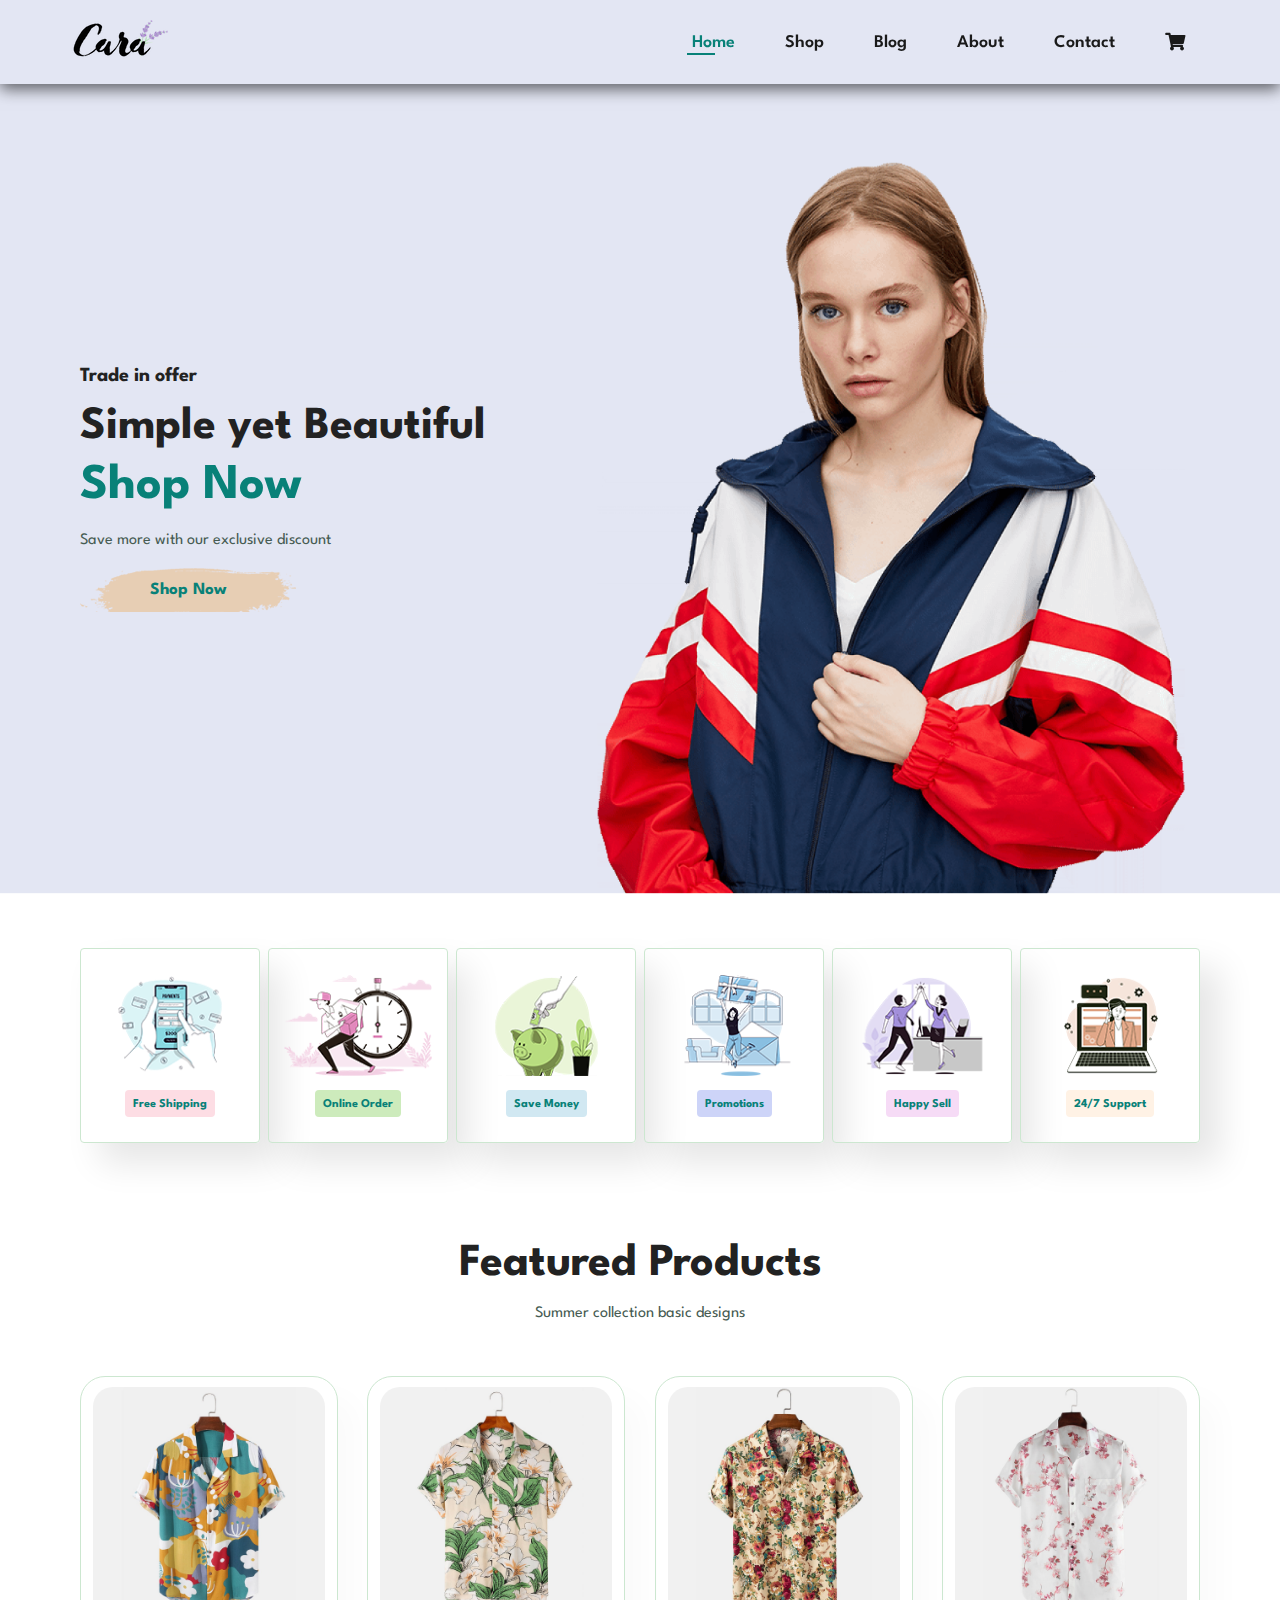
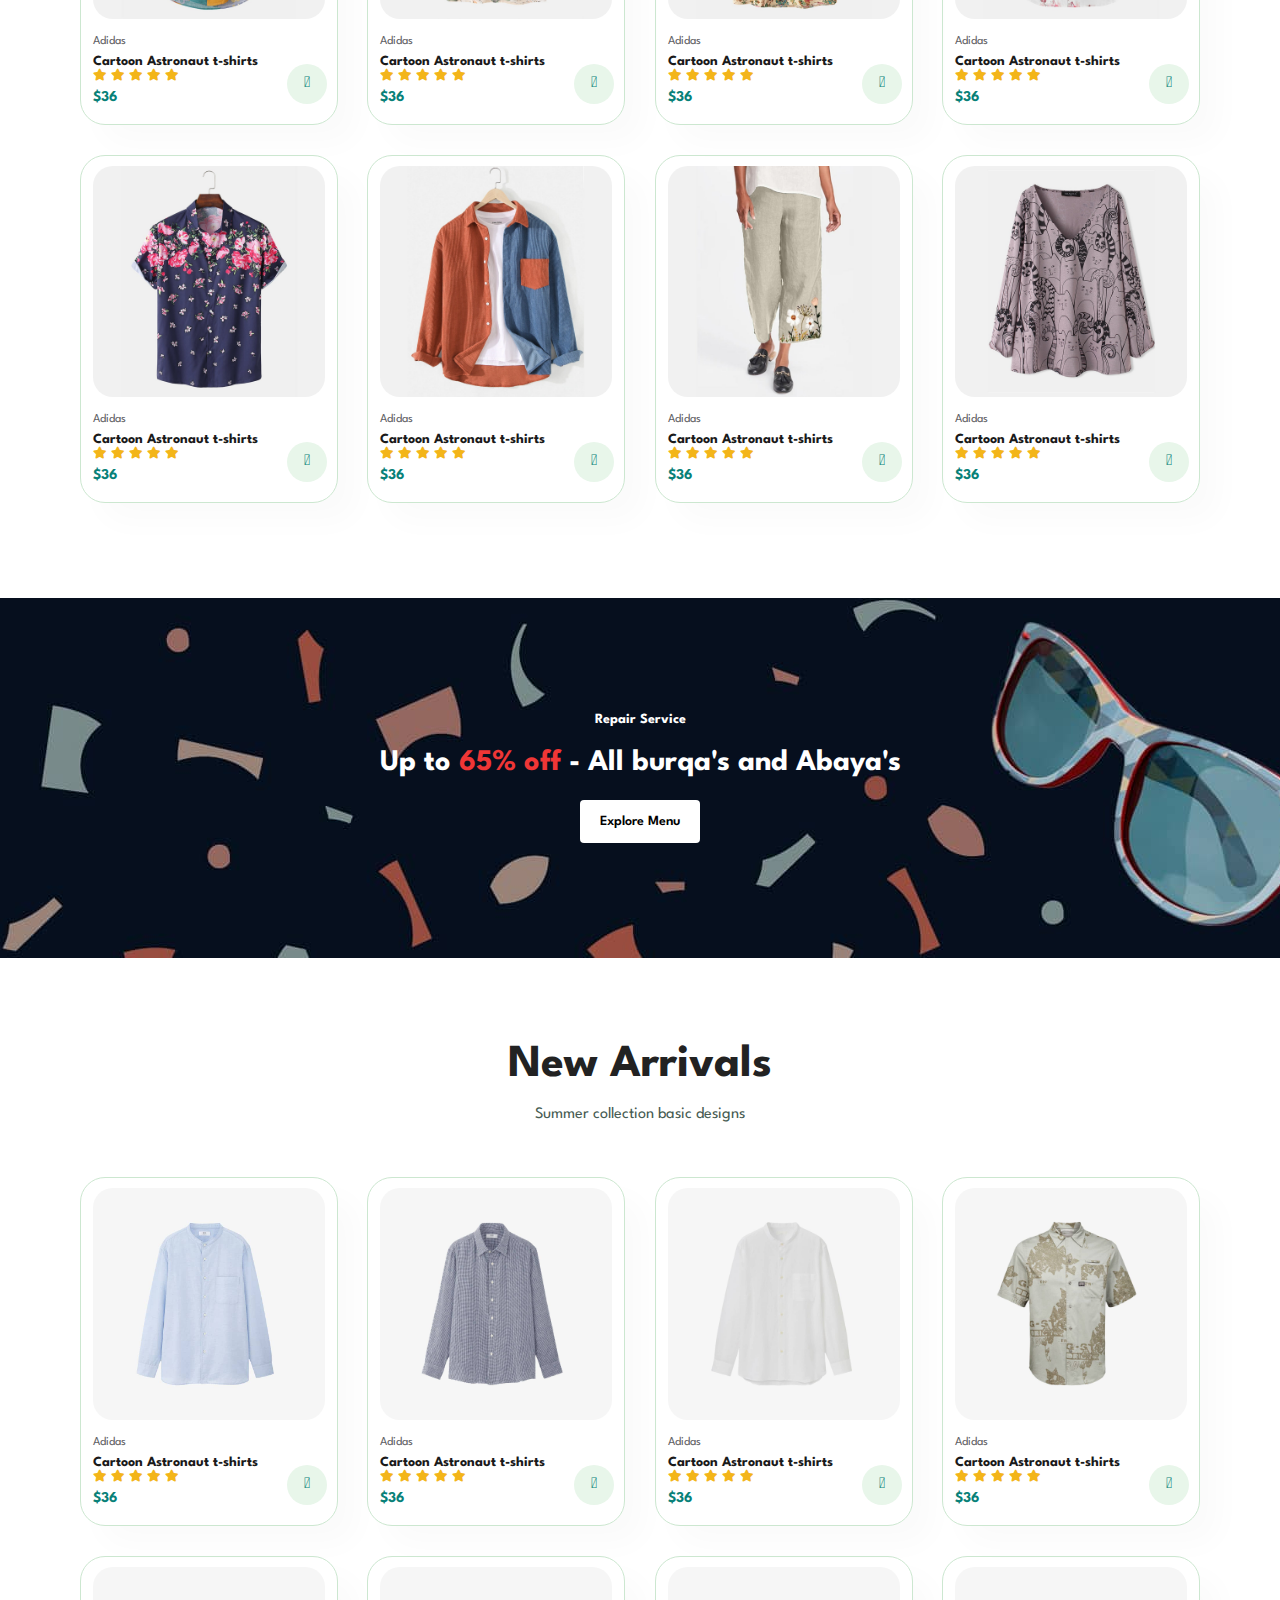
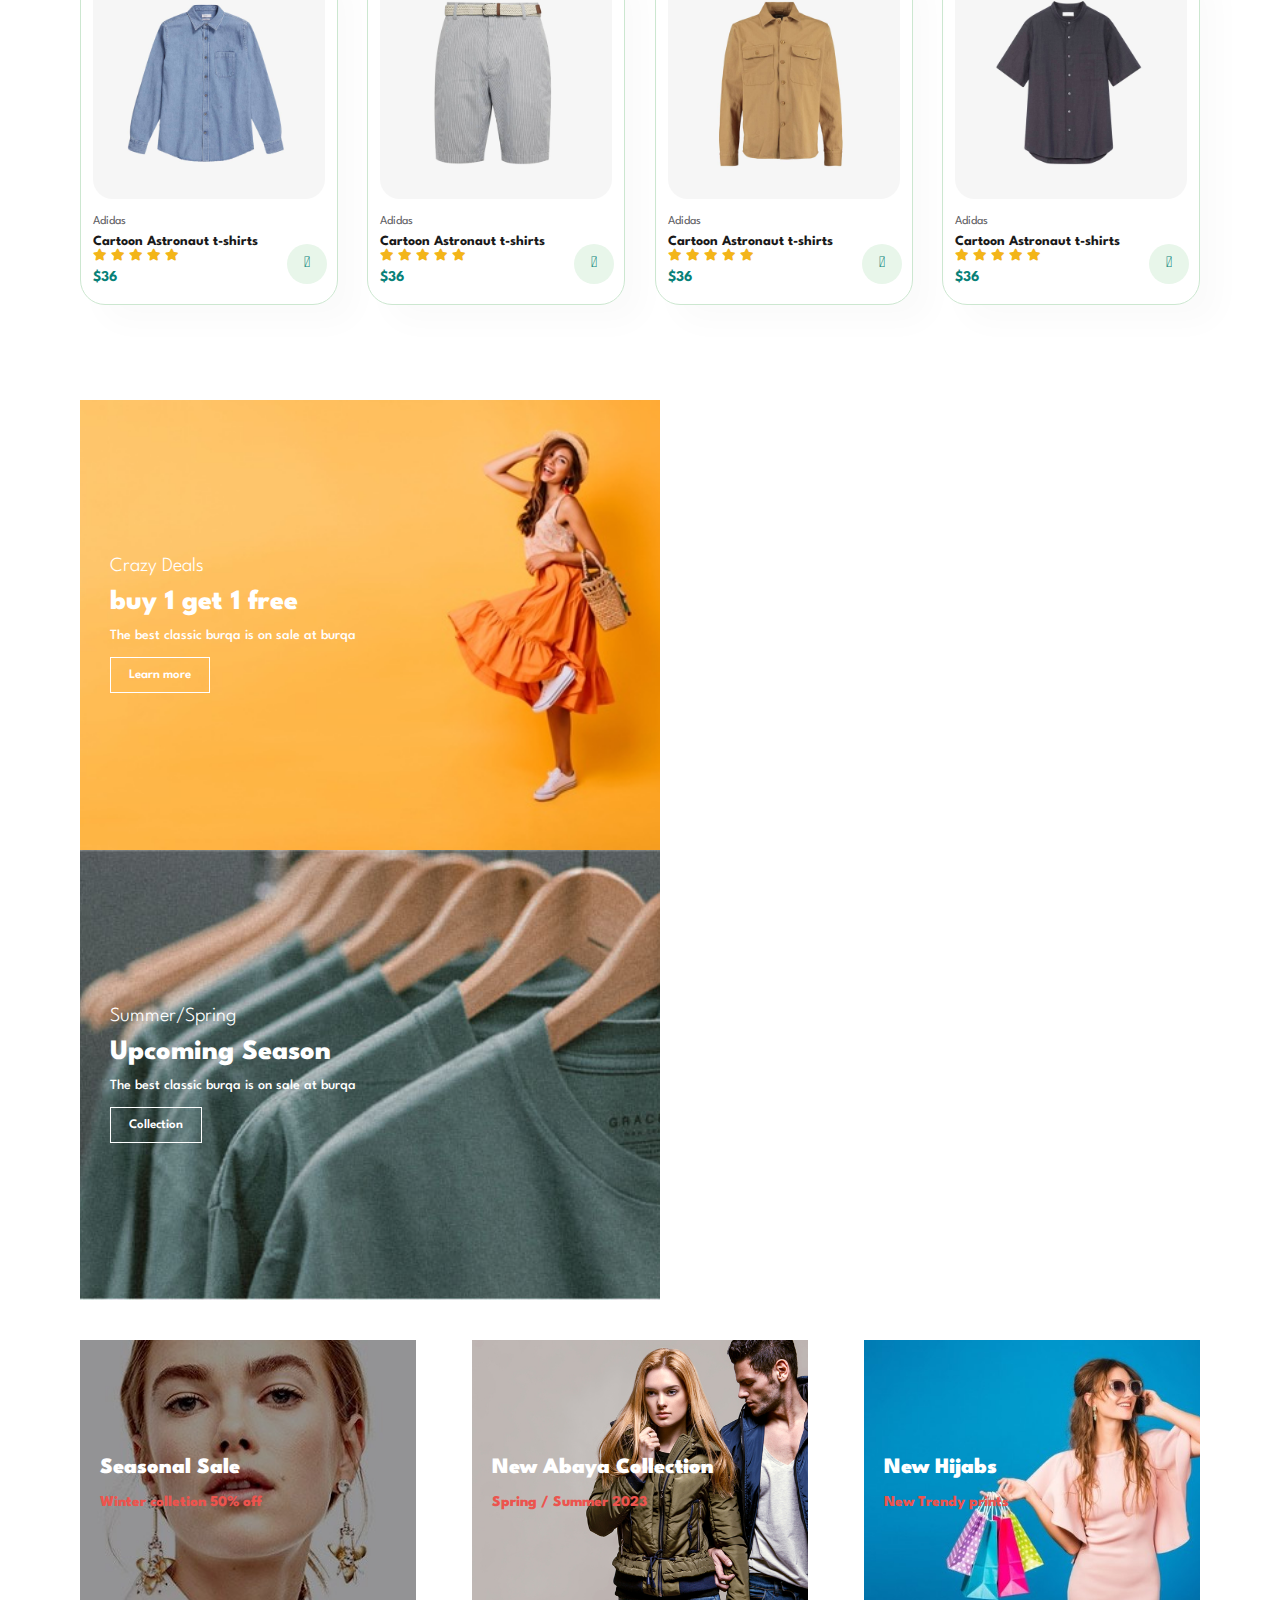
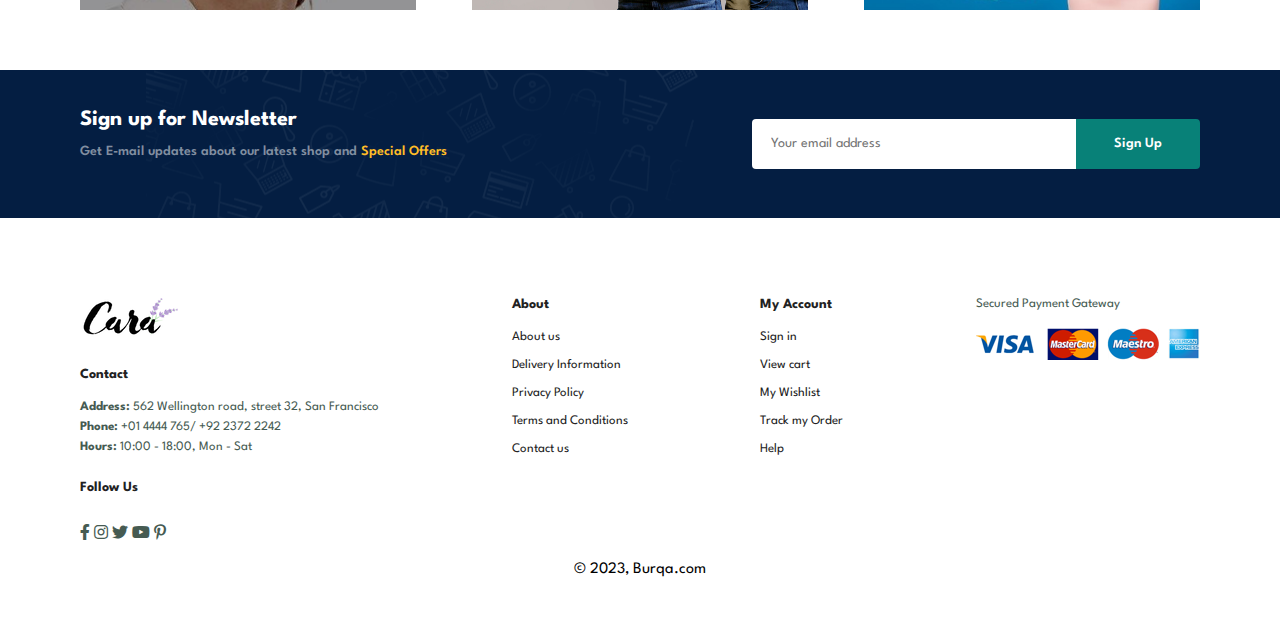
<file: Build-and-Deploy-Ecommerce-Website-main/index.html>
<!DOCTYPE html>
<html lang="en">
  <head>
    <meta charset="UTF-8" />
    <meta http-equiv="X-UA-Compatible" content="IE=edge" />
    <meta name="viewport" content="width=device-width, initial-scale=1.0" />
    <title>Demo Ecommerce Website</title>
    <link
      rel="stylesheet"
      href="https://pro.fontawesome.com/releases/v5.10.0/css/all.css"
    />
    <link rel="stylesheet" href="style.css" />
  </head>

  <body>
    <section id="header">
      <a href="#"><img src="img/logo.png" alt="logo" class="logo" /></a>

      <div>
      <ul id="navbar">
        <li><a class="active" href="index.html">Home</a></li>
        <li><a href="shop.html">Shop</a></li>
        <li><a href="blog.html">Blog</a></li>
        <li><a href="about.html">About</a></li>
        <li><a href="contact.html">Contact</a></li>
        <li>
          <a href="cart.html" id="lg-bag"><i class="fa fa-shopping-cart"></i></a>
        </li>
        <a href="#" id="close"><i class="far fa-times"></i></a>
      </ul>
      </div>

      <div id="mobile">
        <a href="cart.html"><i class="fa fa-shopping-cart"></i></a>
        <i id="bar" class="fas fa-outdent"></i>
      </div>
    </section>

    <section id="hero">
      <h4>Trade in offer</h4>
      <h2>Simple yet Beautiful</h2>
      <h1>Shop Now</h1>
      <p>Save more with our exclusive discount</p>
      <button>Shop Now</button>
    </section>

    <section id="feature" class="section-p1">
      <div class="febox" >
        <img src="img/features/f1.png" alt="" />
        <h6>Free Shipping</h6>
      </div>
      <div class="febox">
        <img src="img/features/f2.png" alt="" />
        <h6>Online Order</h6>
      </div>
      <div class="febox">
        <img src="img/features/f3.png" alt="" />
        <h6>Save Money</h6>
      </div>
      <div class="febox">
        <img src="img/features/f4.png" alt="" />
        <h6>Promotions</h6>
      </div>
      <div class="febox">
        <img src="img/features/f5.png" alt="" />
        <h6>Happy Sell</h6>
      </div>
      <div class="febox">
        <img src="img/features/f6.png" alt="" />
        <h6>24/7 Support</h6>
      </div>
    </section>

    <section id="product1" class="section-p1">
      <h2>Featured Products</h2>
      <p>Summer collection basic designs</p>
      <div class="procontainer">
        <div class="pro" onclick="window.location.href='sproduct.html';">
          <img src="img/products/f1.jpg" alt=""  />
          <div class="des">
            <span>Adidas</span>
            <h5>Cartoon Astronaut t-shirts</h5>
            <div class="star">
              <i class="fas fa-star"></i>
              <i class="fas fa-star"></i>
              <i class="fas fa-star"></i>
              <i class="fas fa-star"></i>
              <i class="fas fa-star"></i>
            </div>
            <h4>$36</h4>
          </div>
          <a href="#"><i class="fal fa-shopping-cart cart"></i></a>
        </div>
        <div class="pro" onclick="window.location.href='sproduct.html';">
          <img src="img/products/f2.jpg" alt="" />
          <div class="des">
            <span>Adidas</span>
            <h5>Cartoon Astronaut t-shirts</h5>
            <div class="star">
              <i class="fas fa-star"></i>
              <i class="fas fa-star"></i>
              <i class="fas fa-star"></i>
              <i class="fas fa-star"></i>
              <i class="fas fa-star"></i>
            </div>
            <h4>$36</h4>
          </div>
          <a href="#"><i class="fal fa-shopping-cart cart"></i></a>
        </div>
        <div class="pro" onclick="window.location.href='sproduct.html';">
          <img src="img/products/f3.jpg" alt="" />
          <div class="des">
            <span>Adidas</span>
            <h5>Cartoon Astronaut t-shirts</h5>
            <div class="star">
              <i class="fas fa-star"></i>
              <i class="fas fa-star"></i>
              <i class="fas fa-star"></i>
              <i class="fas fa-star"></i>
              <i class="fas fa-star"></i>
            </div>
            <h4>$36</h4>
          </div>
          <a href="#"><i class="fal fa-shopping-cart cart"></i></a>
        </div>
        <div class="pro" onclick="window.location.href='sproduct.html';">
          <img src="img/products/f4.jpg" alt="" />
          <div class="des">
            <span>Adidas</span>
            <h5>Cartoon Astronaut t-shirts</h5>
            <div class="star">
              <i class="fas fa-star"></i>
              <i class="fas fa-star"></i>
              <i class="fas fa-star"></i>
              <i class="fas fa-star"></i>
              <i class="fas fa-star"></i>
            </div>
            <h4>$36</h4>
          </div>
          <a href="#"><i class="fal fa-shopping-cart cart"></i></a>
        </div>
        <div class="pro" onclick="window.location.href='sproduct.html';">
          <img src="img/products/f5.jpg" alt="" />
          <div class="des">
            <span>Adidas</span>
            <h5>Cartoon Astronaut t-shirts</h5>
            <div class="star">
              <i class="fas fa-star"></i>
              <i class="fas fa-star"></i>
              <i class="fas fa-star"></i>
              <i class="fas fa-star"></i>
              <i class="fas fa-star"></i>
            </div>
            <h4>$36</h4>
          </div>
          <a href="#"><i class="fal fa-shopping-cart cart"></i></a>
        </div>
        <div class="pro" onclick="window.location.href='sproduct.html';">
          <img src="img/products/f6.jpg" alt="" />
          <div class="des">
            <span>Adidas</span>
            <h5>Cartoon Astronaut t-shirts</h5>
            <div class="star">
              <i class="fas fa-star"></i>
              <i class="fas fa-star"></i>
              <i class="fas fa-star"></i>
              <i class="fas fa-star"></i>
              <i class="fas fa-star"></i>
            </div>
            <h4>$36</h4>
          </div>
          <a href="#"><i class="fal fa-shopping-cart cart"></i></a>
        </div>
        <div class="pro" onclick="window.location.href='sproduct.html';">
          <img src="img/products/f7.jpg" alt="" />
          <div class="des">
            <span>Adidas</span>
            <h5>Cartoon Astronaut t-shirts</h5>
            <div class="star">
              <i class="fas fa-star"></i>
              <i class="fas fa-star"></i>
              <i class="fas fa-star"></i>
              <i class="fas fa-star"></i>
              <i class="fas fa-star"></i>
            </div>
            <h4>$36</h4>
          </div>
          <a href="#"><i class="fal fa-shopping-cart cart"></i></a>
        </div>
        <div class="pro" onclick="window.location.href='sproduct.html';">
          <img src="img/products/f8.jpg" alt="" />
          <div class="des">
            <span>Adidas</span>
            <h5>Cartoon Astronaut t-shirts</h5>
            <div class="star">
              <i class="fas fa-star"></i>
              <i class="fas fa-star"></i>
              <i class="fas fa-star"></i>
              <i class="fas fa-star"></i>
              <i class="fas fa-star"></i>
            </div>
            <h4>$36</h4>
          </div>
          <a href="#"><i class="fal fa-shopping-cart cart"></i></a>
        </div>
      </div>
    </section>

    <section id="banner" class="section-m1">
        <h4>Repair Service</h4>
        <h2>Up to <span>65% off</span> - All burqa's and Abaya's</h2>
        <button class="normal">Explore Menu</button>
    </section>

    <section id="product1" class="section-p1">
        <h2>New Arrivals</h2>
        <p>Summer collection basic designs</p>
        <div class="procontainer">
          <div class="pro">
            <img src="img/products/n1.jpg" alt="" />
            <div class="des">
              <span>Adidas</span>
              <h5>Cartoon Astronaut t-shirts</h5>
              <div class="star">
                <i class="fas fa-star"></i>
                <i class="fas fa-star"></i>
                <i class="fas fa-star"></i>
                <i class="fas fa-star"></i>
                <i class="fas fa-star"></i>
              </div>
              <h4>$36</h4>
            </div>
            <a href="#"><i class="fal fa-shopping-cart cart"></i></a>
          </div>
          <div class="pro">
            <img src="img/products/n2.jpg" alt="" />
            <div class="des">
              <span>Adidas</span>
              <h5>Cartoon Astronaut t-shirts</h5>
              <div class="star">
                <i class="fas fa-star"></i>
                <i class="fas fa-star"></i>
                <i class="fas fa-star"></i>
                <i class="fas fa-star"></i>
                <i class="fas fa-star"></i>
              </div>
              <h4>$36</h4>
            </div>
            <a href="#"><i class="fal fa-shopping-cart cart"></i></a>
          </div>
          <div class="pro">
            <img src="img/products/n3.jpg" alt="" />
            <div class="des">
              <span>Adidas</span>
              <h5>Cartoon Astronaut t-shirts</h5>
              <div class="star">
                <i class="fas fa-star"></i>
                <i class="fas fa-star"></i>
                <i class="fas fa-star"></i>
                <i class="fas fa-star"></i>
                <i class="fas fa-star"></i>
              </div>
              <h4>$36</h4>
            </div>
            <a href="#"><i class="fal fa-shopping-cart cart"></i></a>
          </div>
          <div class="pro">
            <img src="img/products/n4.jpg" alt="" />
            <div class="des">
              <span>Adidas</span>
              <h5>Cartoon Astronaut t-shirts</h5>
              <div class="star">
                <i class="fas fa-star"></i>
                <i class="fas fa-star"></i>
                <i class="fas fa-star"></i>
                <i class="fas fa-star"></i>
                <i class="fas fa-star"></i>
              </div>
              <h4>$36</h4>
            </div>
            <a href="#"><i class="fal fa-shopping-cart cart"></i></a>
          </div>
          <div class="pro">
            <img src="img/products/n5.jpg" alt="" />
            <div class="des">
              <span>Adidas</span>
              <h5>Cartoon Astronaut t-shirts</h5>
              <div class="star">
                <i class="fas fa-star"></i>
                <i class="fas fa-star"></i>
                <i class="fas fa-star"></i>
                <i class="fas fa-star"></i>
                <i class="fas fa-star"></i>
              </div>
              <h4>$36</h4>
            </div>
            <a href="#"><i class="fal fa-shopping-cart cart"></i></a>
          </div>
          <div class="pro">
            <img src="img/products/n6.jpg" alt="" />
            <div class="des">
              <span>Adidas</span>
              <h5>Cartoon Astronaut t-shirts</h5>
              <div class="star">
                <i class="fas fa-star"></i>
                <i class="fas fa-star"></i>
                <i class="fas fa-star"></i>
                <i class="fas fa-star"></i>
                <i class="fas fa-star"></i>
              </div>
              <h4>$36</h4>
            </div>
            <a href="#"><i class="fal fa-shopping-cart cart"></i></a>
          </div>
          <div class="pro">
            <img src="img/products/n7.jpg" alt="" />
            <div class="des">
              <span>Adidas</span>
              <h5>Cartoon Astronaut t-shirts</h5>
              <div class="star">
                <i class="fas fa-star"></i>
                <i class="fas fa-star"></i>
                <i class="fas fa-star"></i>
                <i class="fas fa-star"></i>
                <i class="fas fa-star"></i>
              </div>
              <h4>$36</h4>
            </div>
            <a href="#"><i class="fal fa-shopping-cart cart"></i></a>
          </div>
          <div class="pro">
            <img src="img/products/n8.jpg" alt="" />
            <div class="des">
              <span>Adidas</span>
              <h5>Cartoon Astronaut t-shirts</h5>
              <div class="star">
                <i class="fas fa-star"></i>
                <i class="fas fa-star"></i>
                <i class="fas fa-star"></i>
                <i class="fas fa-star"></i>
                <i class="fas fa-star"></i>
              </div>
              <h4>$36</h4>
            </div>
            <a href="#"><i class="fal fa-shopping-cart cart"></i></a>
          </div>
        </div>
      </section>

     <section id="sm-banner" class="section-p1">
      <div class="banner-box">
        <h4>Crazy Deals</h4>
        <h2>buy 1 get 1 free</h2>
        <span>The best classic burqa is on sale at burqa</span>
        <button class="white">Learn more</button>
      </div>
      <div class="banner-box banner-box2">
        <h4>Summer/Spring</h4>
        <h2>Upcoming Season</h2>
        <span>The best classic burqa is on sale at burqa</span>
        <button class="white">Collection</button>
      </div>
     </section>

     <section id="banner3">
      <div class="banner-box">
        <h2>Seasonal Sale</h2>
        <h3>Winter colletion 50% off</h3>
      </div>
      <div class="banner-box banner-box2">
        <h2>New Abaya Collection</h2>
        <h3>Spring / Summer 2023</h3>
      </div>
      <div class="banner-box banner-box3">
        <h2>New Hijabs</h2>
        <h3>New Trendy prints</h3>
      </div>
     </section>

     <section id="newsletter" class="section-p1 section-m1">
      <div class="newstext">
        <h4>Sign up for Newsletter</h4>
        <p>Get E-mail updates about our latest shop and <span>Special Offers</span></p>
      </div>
      <div class="form">
        <input type="text" placeholder="Your email address">
        <button class="normal">Sign Up</button>
      </div>
     </section>

     <footer class="section-p1">
      <div class="col">
        <img class="logo" src="img/logo.png" alt="logo">
        <h4>Contact</h4>
        <p><strong>Address:</strong> 562 Wellington road, street 32, San Francisco</p>
        <p><strong>Phone:</strong> +01 4444 765/ +92 2372 2242</p>
        <p><strong>Hours:</strong> 10:00 - 18:00, Mon - Sat</p>
        <div class="follow">
          <h4>Follow Us</h4>
          <div class="icon">
            <i class="fab fa-facebook-f"></i>
            <i class="fab fa-instagram"></i>
            <i class="fab fa-twitter"></i>
            <i class="fab fa-youtube"></i>
            <i class="fab fa-pinterest-p"></i>
          </div>
        </div>
      </div>

      <div class="col">
        <h4>About</h4>
        <a href="#">About us</a>
        <a href="#">Delivery Information</a>
        <a href="#">Privacy Policy</a>
        <a href="#">Terms and Conditions</a>
        <a href="#">Contact us</a>
      </div>

      <div class="col">
        <h4>My Account</h4>
        <a href="#">Sign in</a>
        <a href="#">View cart</a>
        <a href="#">My Wishlist</a>
        <a href="#">Track my Order</a>
        <a href="#">Help</a>
      </div>

      <div class="col install">
        <p>Secured Payment Gateway</p>
        <img src="img/pay/pay.png" alt="">
      </div>

      <div class="copyright">© 2023, Burqa.com</div>
     </footer>

    <script src="script.js"></script>
  </body>
</html>
</file>
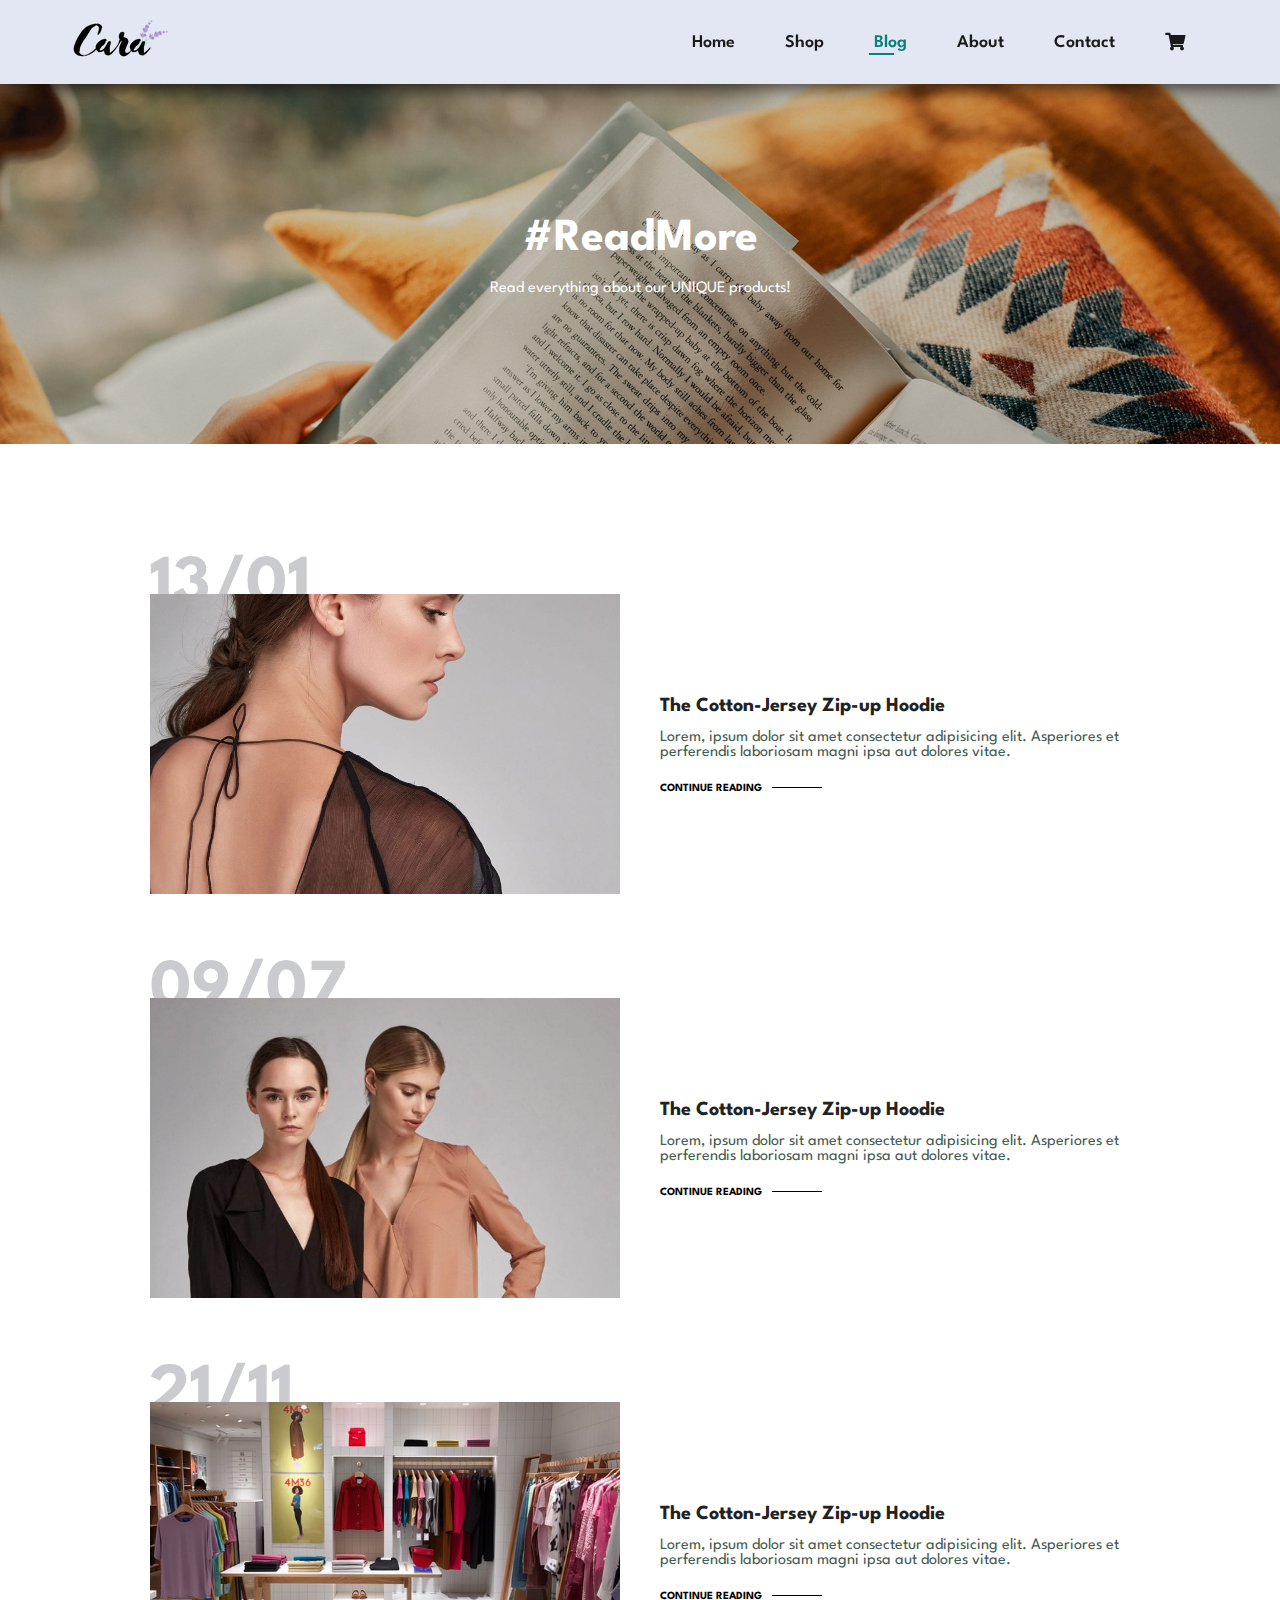
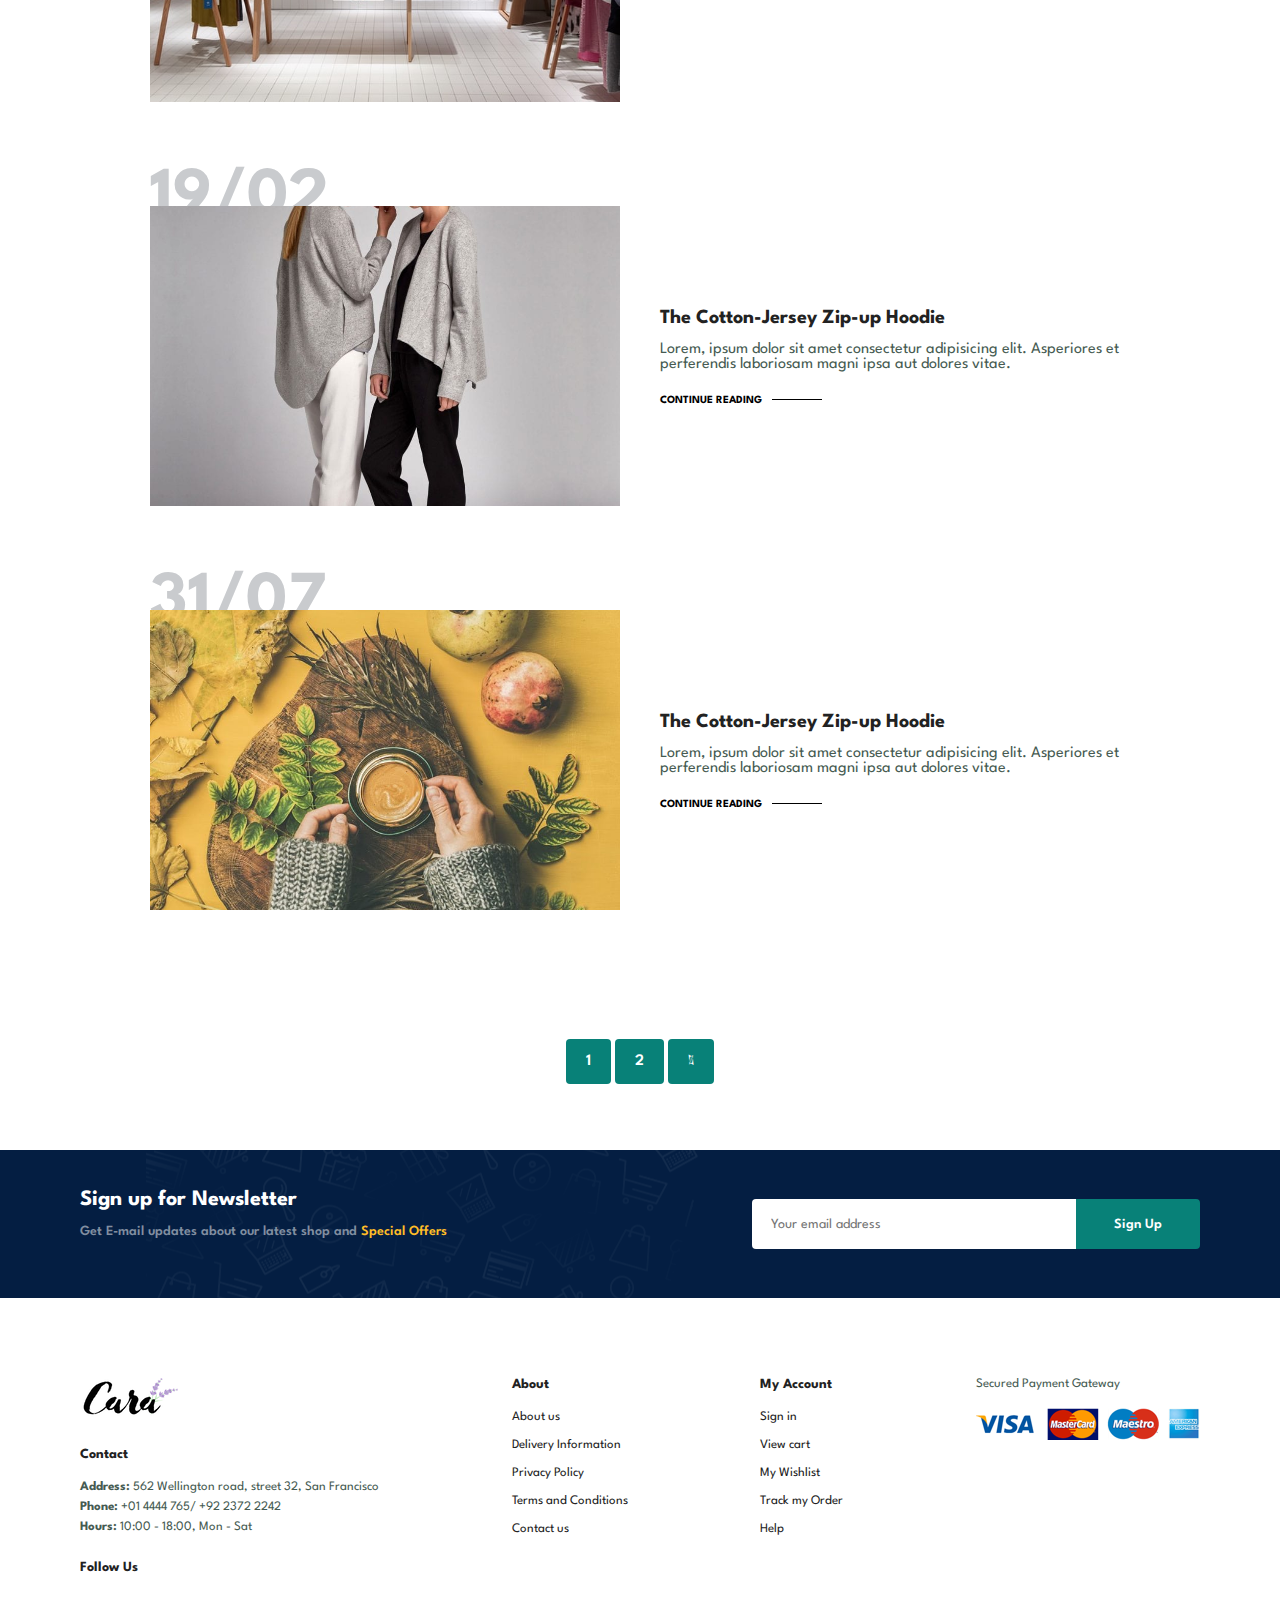
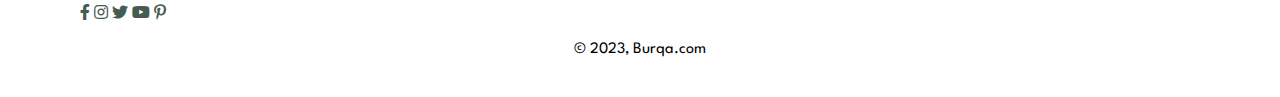
<file: Build-and-Deploy-Ecommerce-Website-main/blog.html>
<!DOCTYPE html>
<html lang="en">

    <head>
        <meta charset="UTF-8">
        <meta http-equiv="X-UA-Compatible" content="IE=edge">
        <meta name="viewport" content="width=device-width, initial-scale=1.0">
        <title>Blogs</title>
        <link rel="stylesheet" href="https://pro.fontawesome.com/releases/v5.10.0/css/all.css" />

        <link rel="stylesheet" href="style.css">
    </head>

    <body>
        <section id="header">
            <a href="#"><img src="img/logo.png" alt="logo" class="logo" /></a>
      
            <div>
            <ul id="navbar">
              <li><a href="index.html">Home</a></li>
              <li><a  href="shop.html">Shop</a></li>
              <li><a  class="active" href="blog.html">Blog</a></li>
              <li><a href="about.html">About</a></li>
              <li><a href="contact.html">Contact</a></li>
              <li>
                <a href="cart.html" id="lg-bag"><i class="fa fa-shopping-cart"></i></a>
              </li>
              <a href="#" id="close"><i class="far fa-times"></i></a>
            </ul>
            </div>
      
            <div id="mobile">
              <a href="cart.html"><i class="fa fa-shopping-cart"></i></a>
              <i id="bar" class="fas fa-outdent"></i>
            </div>
          </section>
      
          <section id="page-header" class="blog-header">    
            <h2>#ReadMore</h2>
            <p>Read everything about our UNIQUE products!</p>
          </section>

            <section id="blog">
                <div class="blog-box">
                    <div class="blog-img">
                        <img src="img/blog/b1.jpg" alt="">
                    </div>
                    <div class="blog-details">
                        <h4>The Cotton-Jersey Zip-up Hoodie</h4>
                        <p>Lorem, ipsum dolor sit amet consectetur adipisicing elit. Asperiores et perferendis laboriosam magni ipsa aut dolores vitae. </p>
                        <a href="#">CONTINUE READING</a>
                    </div>
                    <h1>13/01</h1>
                </div>

                <div class="blog-box">
                    <div class="blog-img">
                        <img src="img/blog/b2.jpg" alt="">
                    </div>
                    <div class="blog-details">
                        <h4>The Cotton-Jersey Zip-up Hoodie</h4>
                        <p>Lorem, ipsum dolor sit amet consectetur adipisicing elit. Asperiores et perferendis laboriosam magni ipsa aut dolores vitae. </p>
                        <a href="#">CONTINUE READING</a>
                    </div>
                    <h1>09/07</h1>
                </div>

                <div class="blog-box">
                    <div class="blog-img">
                        <img src="img/blog/b3.jpg" alt="">
                    </div>
                    <div class="blog-details">
                        <h4>The Cotton-Jersey Zip-up Hoodie</h4>
                        <p>Lorem, ipsum dolor sit amet consectetur adipisicing elit. Asperiores et perferendis laboriosam magni ipsa aut dolores vitae. </p>
                        <a href="#">CONTINUE READING</a>
                    </div>
                    <h1>21/11</h1>
                </div>

                <div class="blog-box">
                    <div class="blog-img">
                        <img src="img/blog/b4.jpg" alt="">
                    </div>
                    <div class="blog-details">
                        <h4>The Cotton-Jersey Zip-up Hoodie</h4>
                        <p>Lorem, ipsum dolor sit amet consectetur adipisicing elit. Asperiores et perferendis laboriosam magni ipsa aut dolores vitae. </p>
                        <a href="#">CONTINUE READING</a>
                    </div>
                    <h1>19/02</h1>
                </div>

                <div class="blog-box">
                    <div class="blog-img">
                        <img src="img/blog/b6.jpg" alt="">
                    </div>
                    <div class="blog-details">
                        <h4>The Cotton-Jersey Zip-up Hoodie</h4>
                        <p>Lorem, ipsum dolor sit amet consectetur adipisicing elit. Asperiores et perferendis laboriosam magni ipsa aut dolores vitae. </p>
                        <a href="#">CONTINUE READING</a>
                    </div>
                    <h1>31/07</h1>
                </div>
            </section>

            <section id="pagination" class="section-p1">
                <a href="#">1</a>
                <a href="#">2</a>
                <a href="#"><i class="fal fa-long-arrow-alt-right"></i></a>
            </section>
        
           <section id="newsletter" class="section-p1 section-m1">
            <div class="newstext">
              <h4>Sign up for Newsletter</h4>
              <p>Get E-mail updates about our latest shop and <span>Special Offers</span></p>
            </div>
            <div class="form">
              <input type="text" placeholder="Your email address">
              <button class="normal">Sign Up</button>
            </div>
           </section>
      
           <footer class="section-p1">
            <div class="col">
              <img class="logo" src="img/logo.png" alt="logo">
              <h4>Contact</h4>
              <p><strong>Address:</strong> 562 Wellington road, street 32, San Francisco</p>
              <p><strong>Phone:</strong> +01 4444 765/ +92 2372 2242</p>
              <p><strong>Hours:</strong> 10:00 - 18:00, Mon - Sat</p>
              <div class="follow">
                <h4>Follow Us</h4>
                <div class="icon">
                  <i class="fab fa-facebook-f"></i>
                  <i class="fab fa-instagram"></i>
                  <i class="fab fa-twitter"></i>
                  <i class="fab fa-youtube"></i>
                  <i class="fab fa-pinterest-p"></i>
                </div>
              </div>
            </div>
      
            <div class="col">
              <h4>About</h4>
              <a href="#">About us</a>
              <a href="#">Delivery Information</a>
              <a href="#">Privacy Policy</a>
              <a href="#">Terms and Conditions</a>
              <a href="#">Contact us</a>
            </div>
      
            <div class="col">
              <h4>My Account</h4>
              <a href="#">Sign in</a>
              <a href="#">View cart</a>
              <a href="#">My Wishlist</a>
              <a href="#">Track my Order</a>
              <a href="#">Help</a>
            </div>
      
            <div class="col install">
              <p>Secured Payment Gateway</p>
              <img src="img/pay/pay.png" alt="">
            </div>
      
            <div class="copyright">© 2023, Burqa.com</div>
           </footer>


        <script src="script.js"></script>
    </body>

</html>
</file>
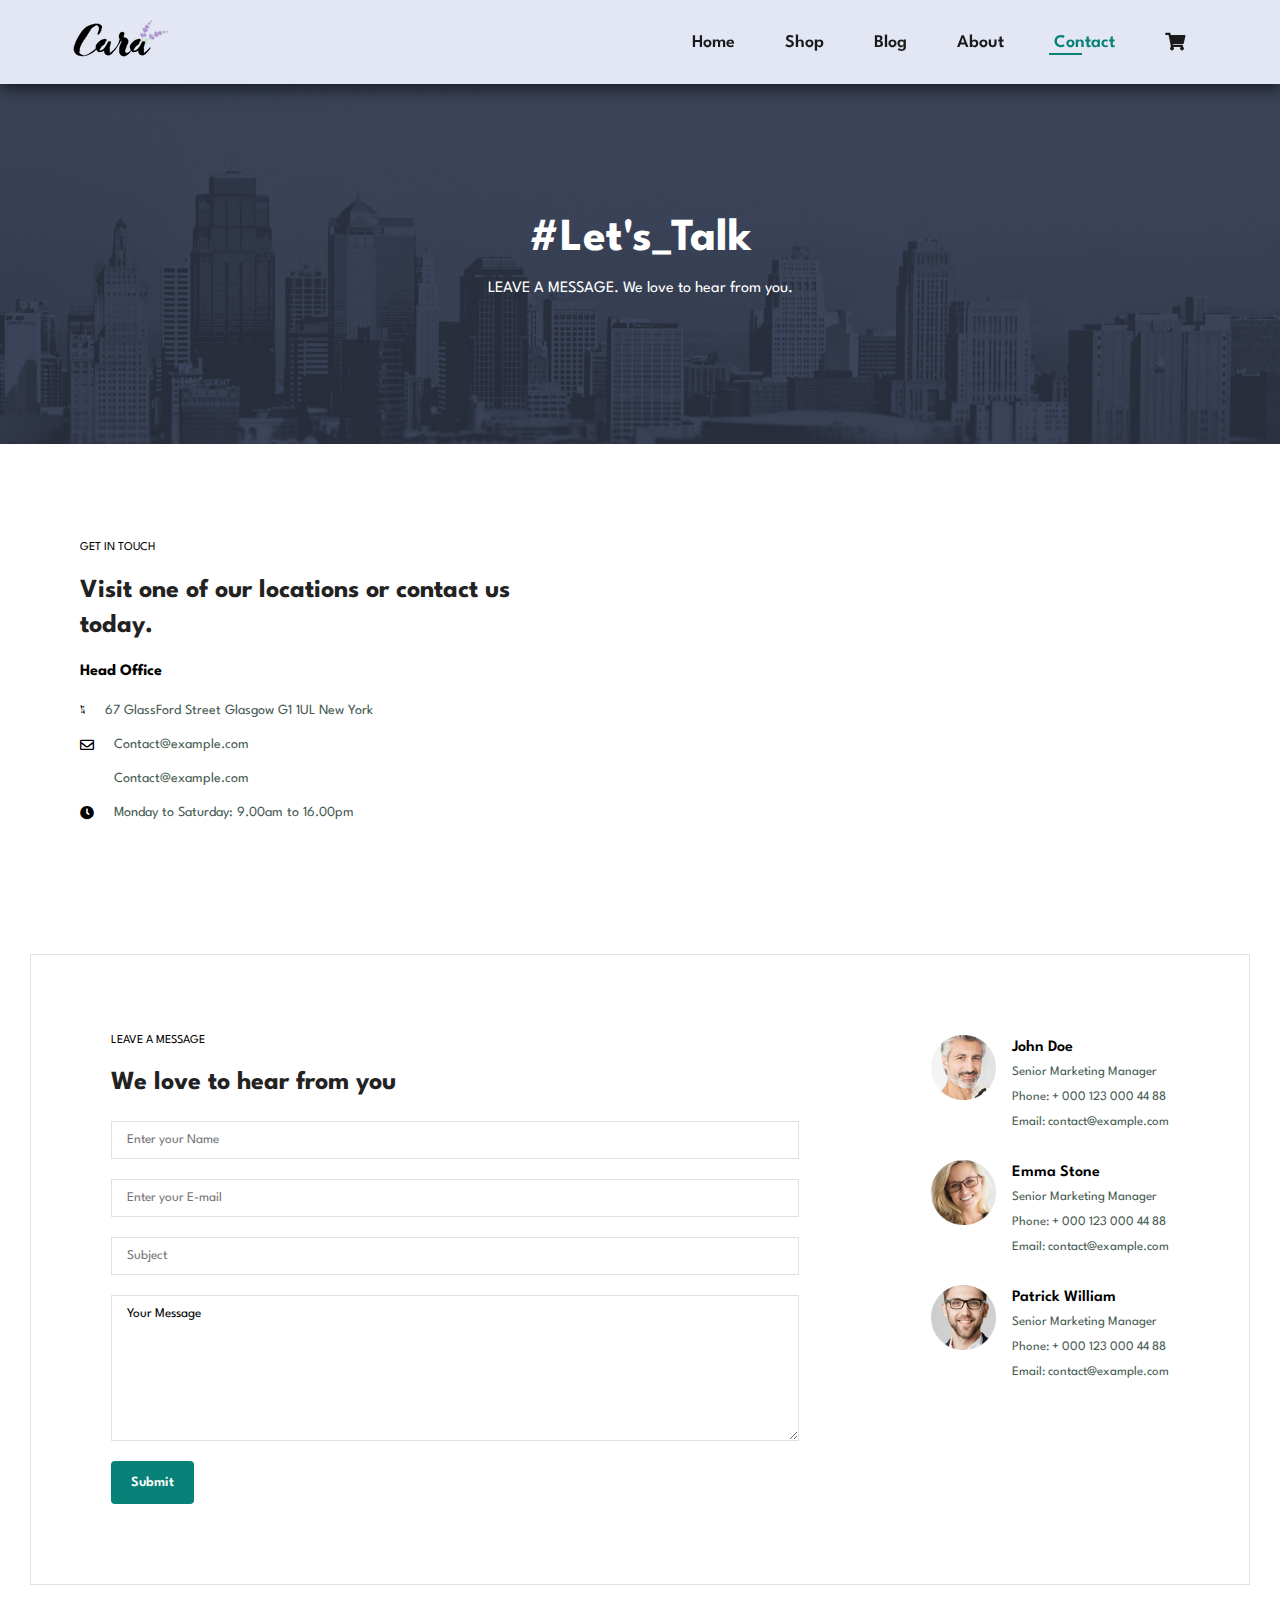
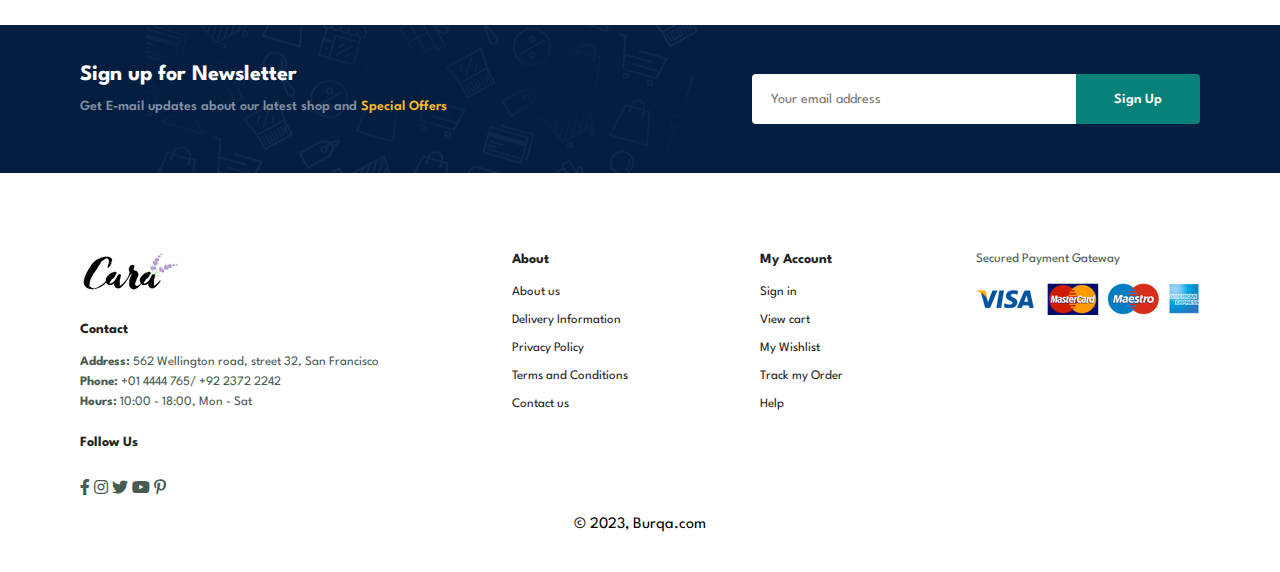
<file: Build-and-Deploy-Ecommerce-Website-main/contact.html>
<!DOCTYPE html>
<html lang="en">

    <head>
        <meta charset="UTF-8">
        <meta http-equiv="X-UA-Compatible" content="IE=edge">
        <meta name="viewport" content="width=device-width, initial-scale=1.0">
        <title>Document</title>

        <link rel="stylesheet" href="https://pro.fontawesome.com/releases/v5.10.0/css/all.css" />

        <link rel="stylesheet" href="style.css">
    </head>
    <section id="header">
        <a href="#"><img src="img/logo.png" alt="logo" class="logo" /></a>
  
        <div>
        <ul id="navbar">
          <li><a href="index.html">Home</a></li>
          <li><a href="shop.html">Shop</a></li>
          <li><a href="blog.html">Blog</a></li>
          <li><a href="about.html">About</a></li>
          <li><a class="active" href="contact.html">Contact</a></li>
          <li>
            <a href="cart.html" id="lg-bag"><i class="fa fa-shopping-cart"></i></a>
          </li>
          <a href="#" id="close"><i class="far fa-times"></i></a>
        </ul>
        </div>
  
        <div id="mobile">
          <a href="cart.html"><i class="fa fa-shopping-cart"></i></a>
          <i id="bar" class="fas fa-outdent"></i>
        </div>
      </section>
  
      <section id="page-header" class="about-header">    
        <h2>#Let's_Talk</h2>
        <p>LEAVE A MESSAGE. We love to hear from you.</p>
      </section>

      <section id="contact-details" class="section-p1">
        <div class="details">
            <span>GET IN TOUCH</span>
            <h2>Visit one of our locations or contact us today.</h2>
            <h3>Head Office</h3>
            <div>
                <li>
                    <i class="fal fa-map"></i>
                    <p>67 GlassFord Street Glasgow G1 1UL New York</p>
                </li>
                <li>
                    <i class="far fa-envelope"></i>
                    <p>Contact@example.com</p>
                </li>
                <li>
                    <i class="far fa-phone-alt"></i>
                    <p>Contact@example.com</p>
                </li>
                <li>
                    <i class="fas fa-clock"></i>
                    <p>Monday to Saturday: 9.00am to 16.00pm</p>
                </li>
            </div>
        </div>

        <div class="map">
            <iframe src="https://www.google.com/maps/embed?pb=!1m18!1m12!1m3!1d3022.368537297391!2d-73.98320488522569!3d40.753918342988015!2m3!1f0!2f0!3f0!3m2!1i1024!2i768!4f13.1!3m3!1m2!1s0x89c25954170b8641%3A0xab2afe4d00ccb3cc!2sAmericans%20For%20Oxford!5e0!3m2!1sen!2s!4v1677325393553!5m2!1sen!2s" width="600" height="450" style="border:0;" allowfullscreen="" loading="lazy" referrerpolicy="no-referrer-when-downgrade"></iframe>
        </div>

      </section>

      <sectiom id="form-details">
        <form action="">
            <span>LEAVE A MESSAGE</span>
            <h2>We love to hear from you</h2>
            <input type="text" placeholder="Enter your Name">
            <input type="text" placeholder="Enter your E-mail">
            <input type="text" placeholder="Subject">
            <textarea name="" id="" cols="30" rows="10">Your Message</textarea>
            <button class="normal">Submit</button>
        </form>

        <div class="people">
            <div>
                <img src="img/people/1.png" alt="">
                <p><span>John Doe</span> Senior Marketing Manager <br> Phone: + 000 123 000 44 88 <br> Email: contact@example.com</p>
            </div>
            <div>
                <img src="img/people/3.png" alt="">
                <p><span>Emma Stone</span> Senior Marketing Manager <br> Phone: + 000 123 000 44 88 <br> Email: contact@example.com</p>
            </div>
            <div>
                <img src="img/people/2.png" alt="">
                <p><span>Patrick William</span> Senior Marketing Manager <br> Phone: + 000 123 000 44 88 <br> Email: contact@example.com</p>
            </div>
        </div>
      </sectiom>

      <section id="newsletter" class="section-p1 section-m1">
        <div class="newstext">
          <h4>Sign up for Newsletter</h4>
          <p>Get E-mail updates about our latest shop and <span>Special Offers</span></p>
        </div>
        <div class="form">
          <input type="text" placeholder="Your email address">
          <button class="normal">Sign Up</button>
        </div>
       </section>

       <footer class="section-p1">
        <div class="col">
          <img class="logo" src="img/logo.png" alt="logo">
          <h4>Contact</h4>
          <p><strong>Address:</strong> 562 Wellington road, street 32, San Francisco</p>
          <p><strong>Phone:</strong> +01 4444 765/ +92 2372 2242</p>
          <p><strong>Hours:</strong> 10:00 - 18:00, Mon - Sat</p>
          <div class="follow">
            <h4>Follow Us</h4>
            <div class="icon">
              <i class="fab fa-facebook-f"></i>
              <i class="fab fa-instagram"></i>
              <i class="fab fa-twitter"></i>
              <i class="fab fa-youtube"></i>
              <i class="fab fa-pinterest-p"></i>
            </div>
          </div>
        </div>
  
        <div class="col">
          <h4>About</h4>
          <a href="#">About us</a>
          <a href="#">Delivery Information</a>
          <a href="#">Privacy Policy</a>
          <a href="#">Terms and Conditions</a>
          <a href="#">Contact us</a>
        </div>
  
        <div class="col">
          <h4>My Account</h4>
          <a href="#">Sign in</a>
          <a href="#">View cart</a>
          <a href="#">My Wishlist</a>
          <a href="#">Track my Order</a>
          <a href="#">Help</a>
        </div>
  
        <div class="col install">
          <p>Secured Payment Gateway</p>
          <img src="img/pay/pay.png" alt="">
        </div>
  
        <div class="copyright">© 2023, Burqa.com</div>
       </footer>


    <body>


        <script src="script.js"></script>

    </body>

</html>
</file>
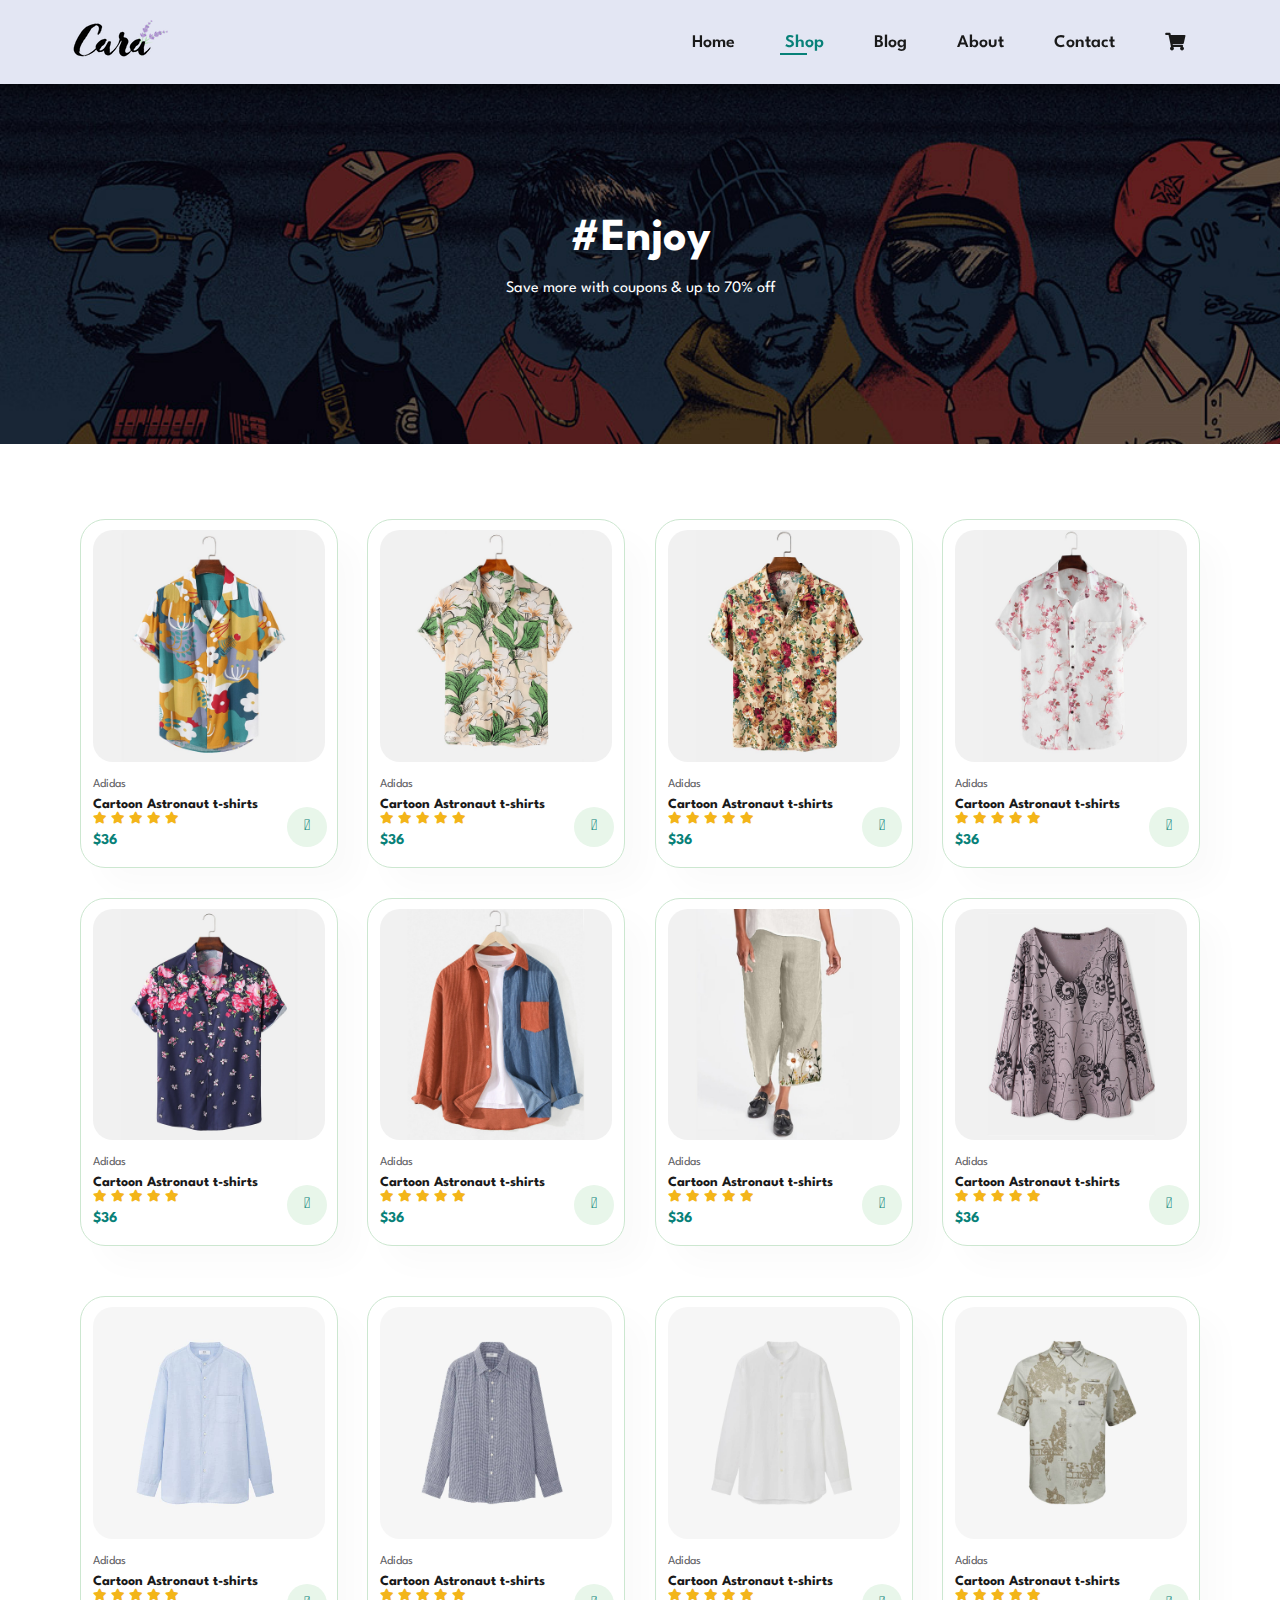
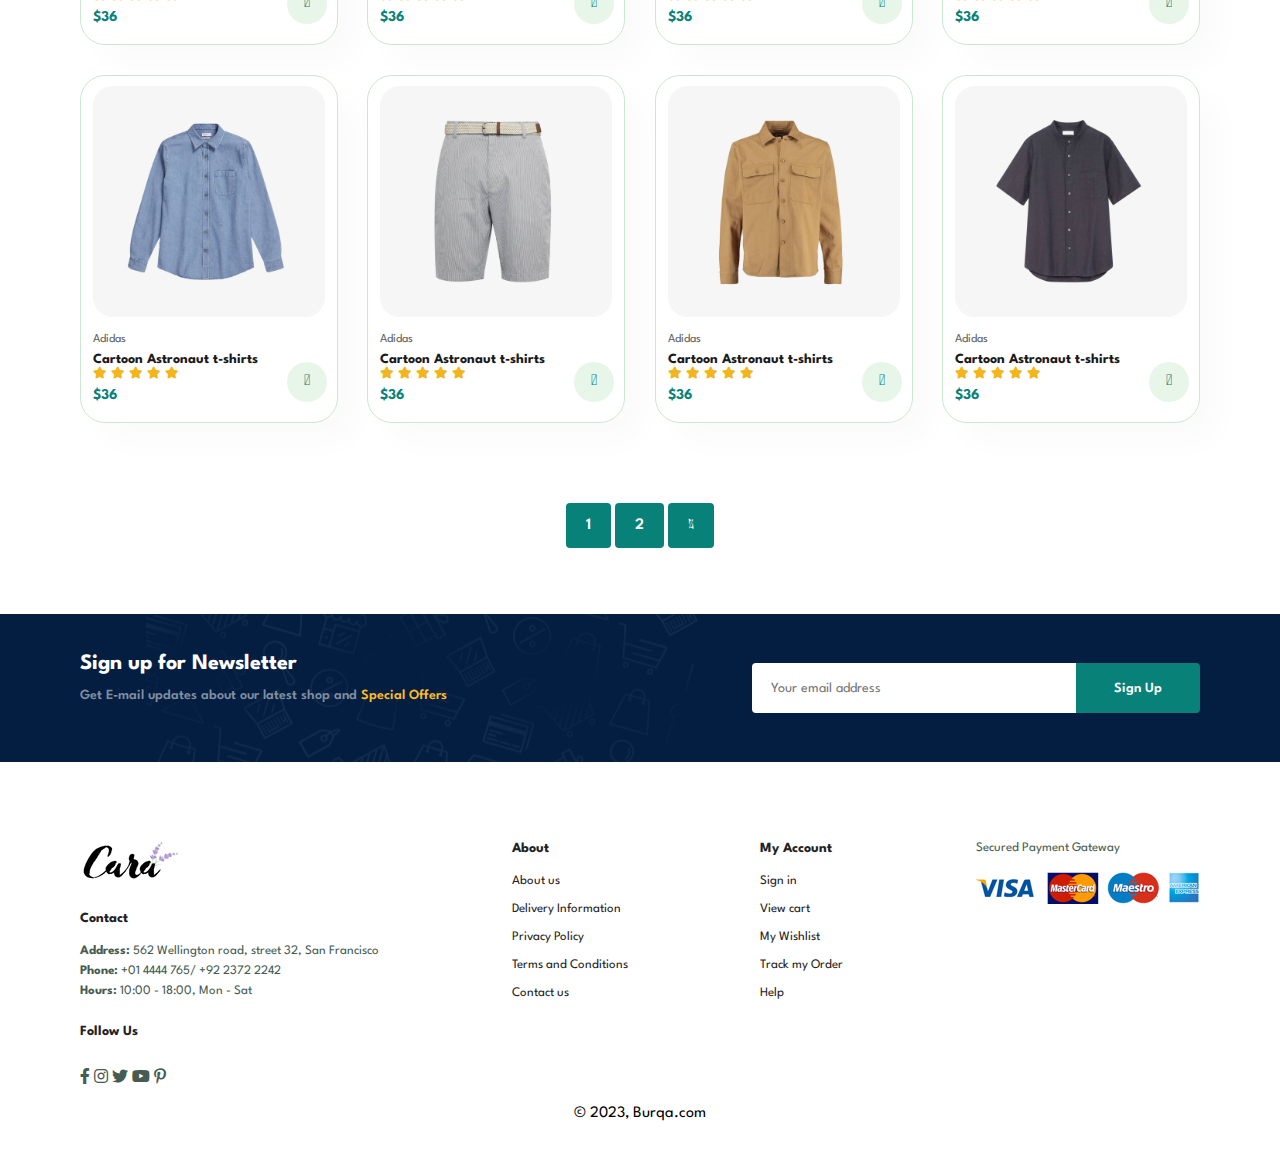
<file: Build-and-Deploy-Ecommerce-Website-main/shop.html>
<!DOCTYPE html>
<html lang="en">

    <head>
        <meta charset="UTF-8">
        <meta http-equiv="X-UA-Compatible" content="IE=edge">
        <meta name="viewport" content="width=device-width, initial-scale=1.0">
        <title>shop page</title>
        <link rel="stylesheet" href="https://pro.fontawesome.com/releases/v5.10.0/css/all.css" />

        <link rel="stylesheet" href="style.css">
    </head>

    <body>
        <section id="header">
            <a href="#"><img src="img/logo.png" alt="logo" class="logo" /></a>
      
            <div>
            <ul id="navbar">
              <li><a href="index.html">Home</a></li>
              <li><a class="active" href="shop.html">Shop</a></li>
              <li><a href="blog.html">Blog</a></li>
              <li><a href="about.html">About</a></li>
              <li><a href="contact.html">Contact</a></li>
              <li>
                <a href="cart.html" id="lg-bag"><i class="fa fa-shopping-cart"></i></a>
              </li>
              <a href="#" id="close"><i class="far fa-times"></i></a>
            </ul>
            </div>
      
            <div id="mobile">
              <a href="cart.html"><i class="fa fa-shopping-cart"></i></a>
              <i id="bar" class="fas fa-outdent"></i>
            </div>
          </section>
      
          <section id="page-header">    
            <h2>#Enjoy</h2>
            <p>Save more with coupons & up to 70% off</p>
          </section>
      
          <section id="product1" class="section-p1">
            <div class="procontainer">
              <div class="pro" onclick="window.location.href='sproduct.html';">
                <img src="img/products/f1.jpg" alt="" />
                <div class="des">
                  <span>Adidas</span>
                  <h5>Cartoon Astronaut t-shirts</h5>
                  <div class="star">
                    <i class="fas fa-star"></i>
                    <i class="fas fa-star"></i>
                    <i class="fas fa-star"></i>
                    <i class="fas fa-star"></i>
                    <i class="fas fa-star"></i>
                  </div>
                  <h4>$36</h4>
                </div>
                <a href="#"><i class="fal fa-shopping-cart cart"></i></a>
              </div>
              <div class="pro">
                <img src="img/products/f2.jpg" alt="" />
                <div class="des">
                  <span>Adidas</span>
                  <h5>Cartoon Astronaut t-shirts</h5>
                  <div class="star">
                    <i class="fas fa-star"></i>
                    <i class="fas fa-star"></i>
                    <i class="fas fa-star"></i>
                    <i class="fas fa-star"></i>
                    <i class="fas fa-star"></i>
                  </div>
                  <h4>$36</h4>
                </div>
                <a href="#"><i class="fal fa-shopping-cart cart"></i></a>
              </div>
              <div class="pro">
                <img src="img/products/f3.jpg" alt="" />
                <div class="des">
                  <span>Adidas</span>
                  <h5>Cartoon Astronaut t-shirts</h5>
                  <div class="star">
                    <i class="fas fa-star"></i>
                    <i class="fas fa-star"></i>
                    <i class="fas fa-star"></i>
                    <i class="fas fa-star"></i>
                    <i class="fas fa-star"></i>
                  </div>
                  <h4>$36</h4>
                </div>
                <a href="#"><i class="fal fa-shopping-cart cart"></i></a>
              </div>
              <div class="pro">
                <img src="img/products/f4.jpg" alt="" />
                <div class="des">
                  <span>Adidas</span>
                  <h5>Cartoon Astronaut t-shirts</h5>
                  <div class="star">
                    <i class="fas fa-star"></i>
                    <i class="fas fa-star"></i>
                    <i class="fas fa-star"></i>
                    <i class="fas fa-star"></i>
                    <i class="fas fa-star"></i>
                  </div>
                  <h4>$36</h4>
                </div>
                <a href="#"><i class="fal fa-shopping-cart cart"></i></a>
              </div>
              <div class="pro">
                <img src="img/products/f5.jpg" alt="" />
                <div class="des">
                  <span>Adidas</span>
                  <h5>Cartoon Astronaut t-shirts</h5>
                  <div class="star">
                    <i class="fas fa-star"></i>
                    <i class="fas fa-star"></i>
                    <i class="fas fa-star"></i>
                    <i class="fas fa-star"></i>
                    <i class="fas fa-star"></i>
                  </div>
                  <h4>$36</h4>
                </div>
                <a href="#"><i class="fal fa-shopping-cart cart"></i></a>
              </div>
              <div class="pro">
                <img src="img/products/f6.jpg" alt="" />
                <div class="des">
                  <span>Adidas</span>
                  <h5>Cartoon Astronaut t-shirts</h5>
                  <div class="star">
                    <i class="fas fa-star"></i>
                    <i class="fas fa-star"></i>
                    <i class="fas fa-star"></i>
                    <i class="fas fa-star"></i>
                    <i class="fas fa-star"></i>
                  </div>
                  <h4>$36</h4>
                </div>
                <a href="#"><i class="fal fa-shopping-cart cart"></i></a>
              </div>
              <div class="pro">
                <img src="img/products/f7.jpg" alt="" />
                <div class="des">
                  <span>Adidas</span>
                  <h5>Cartoon Astronaut t-shirts</h5>
                  <div class="star">
                    <i class="fas fa-star"></i>
                    <i class="fas fa-star"></i>
                    <i class="fas fa-star"></i>
                    <i class="fas fa-star"></i>
                    <i class="fas fa-star"></i>
                  </div>
                  <h4>$36</h4>
                </div>
                <a href="#"><i class="fal fa-shopping-cart cart"></i></a>
              </div>
              <div class="pro">
                <img src="img/products/f8.jpg" alt="" />
                <div class="des">
                  <span>Adidas</span>
                  <h5>Cartoon Astronaut t-shirts</h5>
                  <div class="star">
                    <i class="fas fa-star"></i>
                    <i class="fas fa-star"></i>
                    <i class="fas fa-star"></i>
                    <i class="fas fa-star"></i>
                    <i class="fas fa-star"></i>
                  </div>
                  <h4>$36</h4>
                </div>
                <a href="#"><i class="fal fa-shopping-cart cart"></i></a>
              </div>
      
              <div class="procontainer">
                <div class="pro">
                  <img src="img/products/n1.jpg" alt="" />
                  <div class="des">
                    <span>Adidas</span>
                    <h5>Cartoon Astronaut t-shirts</h5>
                    <div class="star">
                      <i class="fas fa-star"></i>
                      <i class="fas fa-star"></i>
                      <i class="fas fa-star"></i>
                      <i class="fas fa-star"></i>
                      <i class="fas fa-star"></i>
                    </div>
                    <h4>$36</h4>
                  </div>
                  <a href="#"><i class="fal fa-shopping-cart cart"></i></a>
                </div>
                <div class="pro">
                  <img src="img/products/n2.jpg" alt="" />
                  <div class="des">
                    <span>Adidas</span>
                    <h5>Cartoon Astronaut t-shirts</h5>
                    <div class="star">
                      <i class="fas fa-star"></i>
                      <i class="fas fa-star"></i>
                      <i class="fas fa-star"></i>
                      <i class="fas fa-star"></i>
                      <i class="fas fa-star"></i>
                    </div>
                    <h4>$36</h4>
                  </div>
                  <a href="#"><i class="fal fa-shopping-cart cart"></i></a>
                </div>
                <div class="pro">
                  <img src="img/products/n3.jpg" alt="" />
                  <div class="des">
                    <span>Adidas</span>
                    <h5>Cartoon Astronaut t-shirts</h5>
                    <div class="star">
                      <i class="fas fa-star"></i>
                      <i class="fas fa-star"></i>
                      <i class="fas fa-star"></i>
                      <i class="fas fa-star"></i>
                      <i class="fas fa-star"></i>
                    </div>
                    <h4>$36</h4>
                  </div>
                  <a href="#"><i class="fal fa-shopping-cart cart"></i></a>
                </div>
                <div class="pro">
                  <img src="img/products/n4.jpg" alt="" />
                  <div class="des">
                    <span>Adidas</span>
                    <h5>Cartoon Astronaut t-shirts</h5>
                    <div class="star">
                      <i class="fas fa-star"></i>
                      <i class="fas fa-star"></i>
                      <i class="fas fa-star"></i>
                      <i class="fas fa-star"></i>
                      <i class="fas fa-star"></i>
                    </div>
                    <h4>$36</h4>
                  </div>
                  <a href="#"><i class="fal fa-shopping-cart cart"></i></a>
                </div>
                <div class="pro">
                  <img src="img/products/n5.jpg" alt="" />
                  <div class="des">
                    <span>Adidas</span>
                    <h5>Cartoon Astronaut t-shirts</h5>
                    <div class="star">
                      <i class="fas fa-star"></i>
                      <i class="fas fa-star"></i>
                      <i class="fas fa-star"></i>
                      <i class="fas fa-star"></i>
                      <i class="fas fa-star"></i>
                    </div>
                    <h4>$36</h4>
                  </div>
                  <a href="#"><i class="fal fa-shopping-cart cart"></i></a>
                </div>
                <div class="pro">
                  <img src="img/products/n6.jpg" alt="" />
                  <div class="des">
                    <span>Adidas</span>
                    <h5>Cartoon Astronaut t-shirts</h5>
                    <div class="star">
                      <i class="fas fa-star"></i>
                      <i class="fas fa-star"></i>
                      <i class="fas fa-star"></i>
                      <i class="fas fa-star"></i>
                      <i class="fas fa-star"></i>
                    </div>
                    <h4>$36</h4>
                  </div>
                  <a href="#"><i class="fal fa-shopping-cart cart"></i></a>
                </div>
                <div class="pro">
                  <img src="img/products/n7.jpg" alt="" />
                  <div class="des">
                    <span>Adidas</span>
                    <h5>Cartoon Astronaut t-shirts</h5>
                    <div class="star">
                      <i class="fas fa-star"></i>
                      <i class="fas fa-star"></i>
                      <i class="fas fa-star"></i>
                      <i class="fas fa-star"></i>
                      <i class="fas fa-star"></i>
                    </div>
                    <h4>$36</h4>
                  </div>
                  <a href="#"><i class="fal fa-shopping-cart cart"></i></a>
                </div>
                <div class="pro">
                  <img src="img/products/n8.jpg" alt="" />
                  <div class="des">
                    <span>Adidas</span>
                    <h5>Cartoon Astronaut t-shirts</h5>
                    <div class="star">
                      <i class="fas fa-star"></i>
                      <i class="fas fa-star"></i>
                      <i class="fas fa-star"></i>
                      <i class="fas fa-star"></i>
                      <i class="fas fa-star"></i>
                    </div>
                    <h4>$36</h4>
                  </div>
                  <a href="#"><i class="fal fa-shopping-cart cart"></i></a>
                </div>
              </div>
            </section>

            <section id="pagination" class="section-p1">
                <a href="#">1</a>
                <a href="#">2</a>
                <a href="#"><i class="fal fa-long-arrow-alt-right"></i></a>
            </section>
        
           <section id="newsletter" class="section-p1 section-m1">
            <div class="newstext">
              <h4>Sign up for Newsletter</h4>
              <p>Get E-mail updates about our latest shop and <span>Special Offers</span></p>
            </div>
            <div class="form">
              <input type="text" placeholder="Your email address">
              <button class="normal">Sign Up</button>
            </div>
           </section>
      
           <footer class="section-p1">
            <div class="col">
              <img class="logo" src="img/logo.png" alt="logo">
              <h4>Contact</h4>
              <p><strong>Address:</strong> 562 Wellington road, street 32, San Francisco</p>
              <p><strong>Phone:</strong> +01 4444 765/ +92 2372 2242</p>
              <p><strong>Hours:</strong> 10:00 - 18:00, Mon - Sat</p>
              <div class="follow">
                <h4>Follow Us</h4>
                <div class="icon">
                  <i class="fab fa-facebook-f"></i>
                  <i class="fab fa-instagram"></i>
                  <i class="fab fa-twitter"></i>
                  <i class="fab fa-youtube"></i>
                  <i class="fab fa-pinterest-p"></i>
                </div>
              </div>
            </div>
      
            <div class="col">
              <h4>About</h4>
              <a href="#">About us</a>
              <a href="#">Delivery Information</a>
              <a href="#">Privacy Policy</a>
              <a href="#">Terms and Conditions</a>
              <a href="#">Contact us</a>
            </div>
      
            <div class="col">
              <h4>My Account</h4>
              <a href="#">Sign in</a>
              <a href="#">View cart</a>
              <a href="#">My Wishlist</a>
              <a href="#">Track my Order</a>
              <a href="#">Help</a>
            </div>
      
            <div class="col install">
              <p>Secured Payment Gateway</p>
              <img src="img/pay/pay.png" alt="">
            </div>
      
            <div class="copyright">© 2023, Burqa.com</div>
           </footer>
        <script src="script.js"></script>
    </body>

</html>
</file>
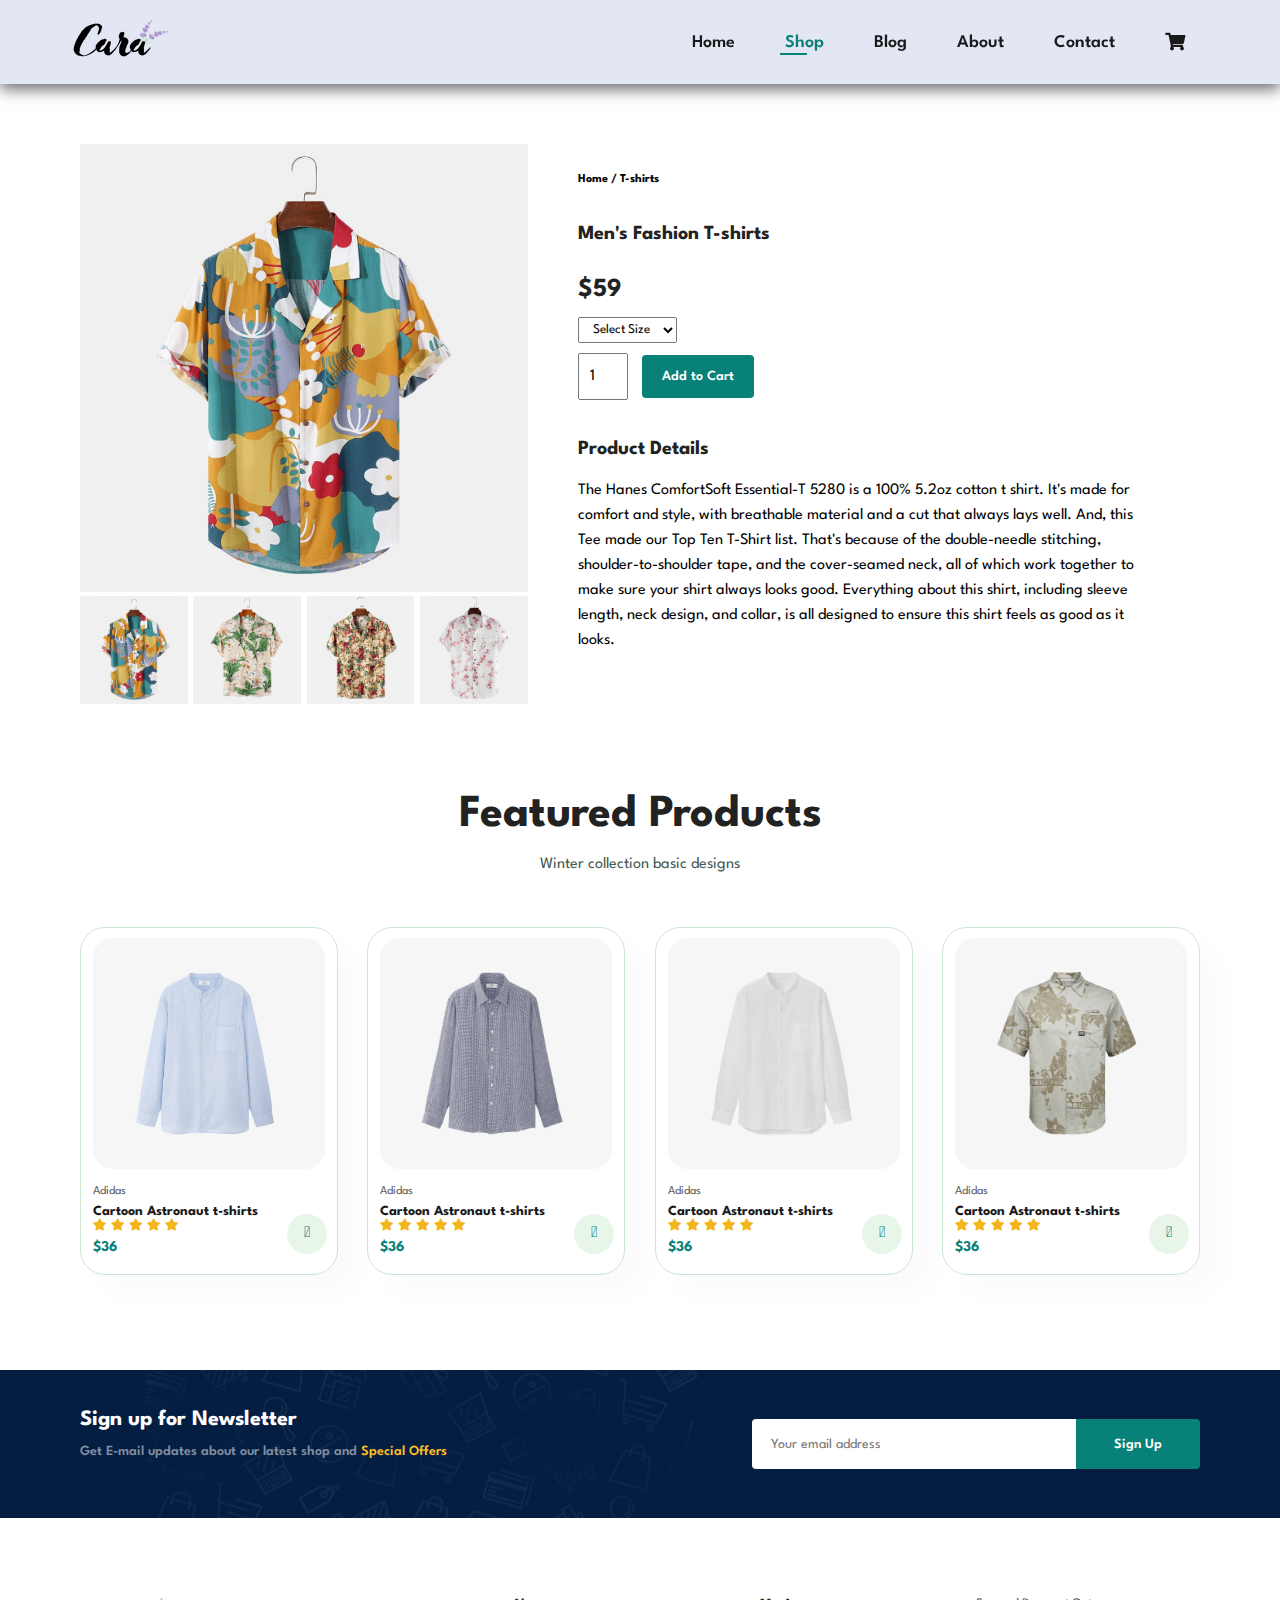
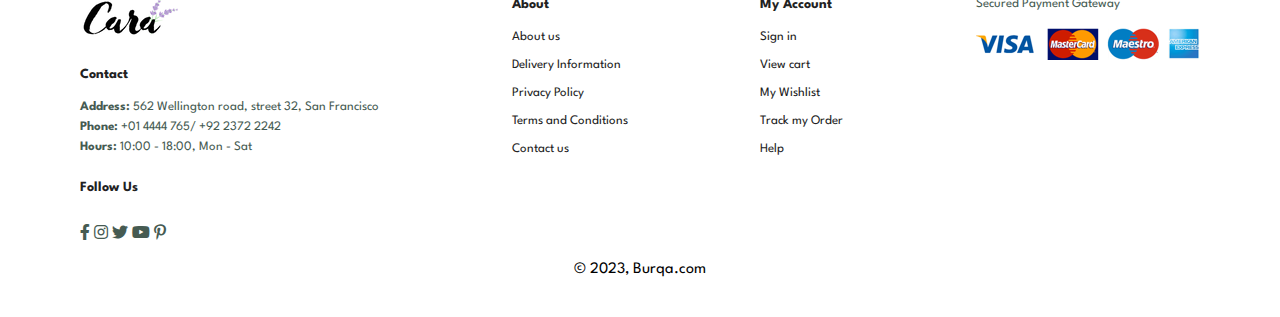
<file: Build-and-Deploy-Ecommerce-Website-main/sproduct.html>
<!DOCTYPE html>
<html lang="en">

    <head>
        <meta charset="UTF-8">
        <meta http-equiv="X-UA-Compatible" content="IE=edge">
        <meta name="viewport" content="width=device-width, initial-scale=1.0">
        <title>Sproduct</title>
        <link rel="stylesheet" href="https://pro.fontawesome.com/releases/v5.10.0/css/all.css" />

        <link rel="stylesheet" href="style.css">
    </head>

    <body>
        <section id="header">
            <a href="#"><img src="img/logo.png" alt="logo" class="logo" /></a>
      
            <div>
            <ul id="navbar">
              <li><a href="index.html">Home</a></li>
              <li><a class="active" href="shop.html">Shop</a></li>
              <li><a href="blog.html">Blog</a></li>
              <li><a href="about.html">About</a></li>
              <li><a href="contact.html">Contact</a></li>
              <li>
                <a href="cart.html" id="lg-bag"><i class="fa fa-shopping-cart"></i></a>
              </li>
              <a href="#" id="close"><i class="far fa-times"></i></a>
            </ul>
            </div>
      
            <div id="mobile">
              <a href="cart.html"><i class="fa fa-shopping-cart"></i></a>
              <i id="bar" class="fas fa-outdent"></i>
            </div>
          </section>

          <section id="prodetails" class="section-p1">
            <div class="single-pro-image">
                <img src="img/products/f1.jpg" width="100%" id="mainimg" alt="">

                <div class="small-img-group">
                    <div class="small-img-col">
                <img src="img/products/f1.jpg" width="100%" class="small-img" alt="">
                    </div>
                    <div class="small-img-col">
                <img src="img/products/f2.jpg" width="100%" class="small-img" alt="">
                    </div>
                    <div class="small-img-col">
                <img src="img/products/f3.jpg" width="100%" class="small-img" alt="">
                    </div>
                    <div class="small-img-col">
                <img src="img/products/f4.jpg" width="100%" class="small-img" alt="">
                    </div>
                </div>
            </div>

            <div class="single-pro-details">
                <h6> Home / T-shirts</h6>
                <h4>Men's Fashion T-shirts</h4>
                <h2>$59</h2>
                <select>
                     <option>Select Size</option>
                     <option>XXL</option>
                     <option>XL</option>
                     <option>Large</option>
                     <option>Small</option>
                     <input type="number" value="1">
                     <button class="normal">Add to Cart</button>
                     <h4>Product Details</h4>
                     <span>The Hanes ComfortSoft Essential-T 5280 is a 100% 5.2oz cotton t shirt. It's made for comfort and style, with breathable material and a cut that always lays well. And, this Tee made our Top Ten T-Shirt list.

                        That's because of the double-needle stitching, shoulder-to-shoulder tape, and the cover-seamed neck, all of which work together to make sure your shirt always looks good. Everything about this shirt, including sleeve length, neck design, and collar, is all designed to ensure this shirt feels as good as it looks.</span>
                </select>
            </div>
          </section>

          <section id="product1" class="section-p1">
            <h2>Featured Products</h2>
            <p>Winter collection basic designs</p>
            <div class="procontainer">
              <div class="pro">
                <img src="img/products/n1.jpg" alt="" />
                <div class="des">
                  <span>Adidas</span>
                  <h5>Cartoon Astronaut t-shirts</h5>
                  <div class="star">
                    <i class="fas fa-star"></i>
                    <i class="fas fa-star"></i>
                    <i class="fas fa-star"></i>
                    <i class="fas fa-star"></i>
                    <i class="fas fa-star"></i>
                  </div>
                  <h4>$36</h4>
                </div>
                <a href="#"><i class="fal fa-shopping-cart cart"></i></a>
              </div>
              <div class="pro">
                <img src="img/products/n2.jpg" alt="" />
                <div class="des">
                  <span>Adidas</span>
                  <h5>Cartoon Astronaut t-shirts</h5>
                  <div class="star">
                    <i class="fas fa-star"></i>
                    <i class="fas fa-star"></i>
                    <i class="fas fa-star"></i>
                    <i class="fas fa-star"></i>
                    <i class="fas fa-star"></i>
                  </div>
                  <h4>$36</h4>
                </div>
                <a href="#"><i class="fal fa-shopping-cart cart"></i></a>
              </div>
              <div class="pro">
                <img src="img/products/n3.jpg" alt="" />
                <div class="des">
                  <span>Adidas</span>
                  <h5>Cartoon Astronaut t-shirts</h5>
                  <div class="star">
                    <i class="fas fa-star"></i>
                    <i class="fas fa-star"></i>
                    <i class="fas fa-star"></i>
                    <i class="fas fa-star"></i>
                    <i class="fas fa-star"></i>
                  </div>
                  <h4>$36</h4>
                </div>
                <a href="#"><i class="fal fa-shopping-cart cart"></i></a>
              </div>
              <div class="pro">
                <img src="img/products/n4.jpg" alt="" />
                <div class="des">
                  <span>Adidas</span>
                  <h5>Cartoon Astronaut t-shirts</h5>
                  <div class="star">
                    <i class="fas fa-star"></i>
                    <i class="fas fa-star"></i>
                    <i class="fas fa-star"></i>
                    <i class="fas fa-star"></i>
                    <i class="fas fa-star"></i>
                  </div>
                  <h4>$36</h4>
                </div>
                <a href="#"><i class="fal fa-shopping-cart cart"></i></a>
              </div>
            </div>
          </section>
      
           <section id="newsletter" class="section-p1 section-m1">
            <div class="newstext">
              <h4>Sign up for Newsletter</h4>
              <p>Get E-mail updates about our latest shop and <span>Special Offers</span></p>
            </div>
            <div class="form">
              <input type="text" placeholder="Your email address">
              <button class="normal">Sign Up</button>
            </div>
           </section>
      
           <footer class="section-p1">
            <div class="col">
              <img class="logo" src="img/logo.png" alt="logo">
              <h4>Contact</h4>
              <p><strong>Address:</strong> 562 Wellington road, street 32, San Francisco</p>
              <p><strong>Phone:</strong> +01 4444 765/ +92 2372 2242</p>
              <p><strong>Hours:</strong> 10:00 - 18:00, Mon - Sat</p>
              <div class="follow">
                <h4>Follow Us</h4>
                <div class="icon">
                  <i class="fab fa-facebook-f"></i>
                  <i class="fab fa-instagram"></i>
                  <i class="fab fa-twitter"></i>
                  <i class="fab fa-youtube"></i>
                  <i class="fab fa-pinterest-p"></i>
                </div>
              </div>
            </div>
      
            <div class="col">
              <h4>About</h4>
              <a href="#">About us</a>
              <a href="#">Delivery Information</a>
              <a href="#">Privacy Policy</a>
              <a href="#">Terms and Conditions</a>
              <a href="#">Contact us</a>
            </div>
      
            <div class="col">
              <h4>My Account</h4>
              <a href="#">Sign in</a>
              <a href="#">View cart</a>
              <a href="#">My Wishlist</a>
              <a href="#">Track my Order</a>
              <a href="#">Help</a>
            </div>
      
            <div class="col install">
              <p>Secured Payment Gateway</p>
              <img src="img/pay/pay.png" alt="">
            </div>
      
            <div class="copyright">© 2023, Burqa.com</div>
           </footer>

        <script>
            var mainimg = document.getElementById("mainimg")
            var smallimg = document.getElementsByClassName("small-img")

            smallimg[0].onclick = function(){
                mainimg.src = smallimg[0].src;
            }
            smallimg[1].onclick = function(){
                mainimg.src = smallimg[1].src;
            }
            smallimg[2].onclick = function(){
                mainimg.src = smallimg[2].src;
            }
            smallimg[3].onclick = function(){
                mainimg.src = smallimg[3].src;
            }
        </script>


        <script src="script.js"></script>
    </body>

</html>
</file>
<file: Build-and-Deploy-Ecommerce-Website-main/style.css>
@import url("https://fonts.googleapis.com/css2?family=Spartan:wght@100;200;300;400;500;600;700;800;900&display=swap");
* {
  margin: 0;
  padding: 0;
  box-sizing: border-box;
  font-family: "Spartan", sans-serif;
}

html {
  scroll-behavior: smooth;
}

/* Global Styles */

h1 {
  font-size: 50px;
  line-height: 64px;
  color: #222;
}

h2 {
  font-size: 46px;
  line-height: 54px;
  color: #222;
}

h4 {
  font-size: 20px;
  color: #222;
}

h6 {
  font-weight: 700;
  font-size: 12px;
}

p {
  font-size: 16px;
  color: #465b52;
  margin: 15px 0 20px 0;
}

.section-p1 {
  padding: 40px 80px;
}

.section-m1 {
  margin: 40px 0;
}

button.normal {
  font-size: 14px;
  font-weight: 600;
  padding: 15px 20px;
  color: #000;
  background-color: white;
  border-radius: 4px;
  cursor: pointer;
  border: none;
  outline: none;
  transition: 0.2sec;
}

button.white {
  font-size: 13px;
  font-weight: 600;
  padding: 11px 18px;
  color: #fff;
  background-color: transparent;
  cursor: pointer;
  border: 1px solid white;
  outline: none;
  transition: 0.2sec;
}

body {
  width: 100%;
}

/* header start */
#header {
  display: flex;
  flex-direction: row;
  align-items: center;
  justify-content: space-between;
  padding: 20px 70px;
  background-color: #e3e6f3;
  box-shadow: 0 5px 15px rgba(0, 0, 0, 0.6);
  z-index: 1;
  position: sticky;
  top: 0;
  left: 0;
}

#navbar {
  display: flex;
  align-items: center;
  justify-content: center;
}

#navbar li {
  list-style: none;
  padding: 0 25px;
  position: relative;
}

#navbar li a {
  text-decoration: none;
  font-size: 18px;
  font-weight: 600;
  color: #1a1a1a;
  transition: 0.3s ease;
}

#navbar li a:hover,
#navbar li a.active {
  color: #088178;
}

#navbar li a.active::after,
#navbar li a:hover::after {
  content: "";
  width: 30%;
  height: 2px;
  background: #088178;
  position: absolute;
  bottom: -4px;
  left: 20px;
}

#mobile {
  display: none;
  align-items: center;
}

#close {
  display: none;
}

/* home page */
#hero {
  background-image: url(img/hero4.png);
  height: 90vh;
  width: 100%;
  background-position: top 25% right 0;
  background-size: cover;
  padding: 0 80px;
  display: flex;
  flex-direction: column;
  align-items: flex-start;
  justify-content: center;
}

#hero h4 {
  padding-bottom: 15px;
}

#hero h1 {
  color: #088178;
}

#hero button {
  background-image: url(img/button.png);
  background-color: transparent;
  color: #088178;
  border: 0;
  padding: 14px 70px;
  cursor: pointer;
  background-repeat: no-repeat;
  font-weight: 700;
  font-size: 17px;
}

#feature {
  display: flex;
  align-items: center;
  justify-content: space-between;
  flex-wrap: wrap;
}

#feature .febox {
  width: 180px;
  text-align: center;
  padding: 25px 15px;
  box-shadow: 20px 20px 35px rgba(0, 0, 0, 0.1);
  border: 1px solid #cce7d0;
  border-radius: 4px;
  margin: 14px 0;
}

#feature .febox:hover {
  box-shadow: 10px 10px 55px rgba(70, 62, 221, 0.1);
}

#feature .febox h6 {
  display: inline-block;
  padding: 9px 8px 6px 8px;
  line-height: 1;
  border-radius: 4px;
  color: #088178;
  background-color: #fddde4;
}

#feature .febox img {
  width: 100%;
  margin-bottom: 10px;
}

#feature .febox:nth-child(2) h6 {
  background-color: #cdebbc;
}

#feature .febox:nth-child(3) h6 {
  background-color: #d1e8f2;
}

#feature .febox:nth-child(4) h6 {
  background-color: #cdd4f8;
}

#feature .febox:nth-child(5) h6 {
  background-color: #f6dbf6;
}

#feature .febox:nth-child(6) h6 {
  background-color: #fff2e5;
}

#product1 {
  text-align: center;
}

#product1 .procontainer {
  display: flex;
  justify-content: space-between;
  padding-top: 20px;
  flex-wrap: wrap;
}

#product1 .pro {
  width: 23%;
  min-width: 250px;
  padding: 10px 12px;
  border: 1px solid #cce7d0;
  border-radius: 25px;
  cursor: pointer;
  box-shadow: 20px 20px 30px rgba(0, 0, 0, 0.02);
  margin: 15px 0;
  transition: 0.2sec ease;
  position: relative;
}

#product1 .pro:hover {
  box-shadow: 20px 20px 30px rgba(0, 0, 0, 0.06);
}

#product1 .pro img {
  width: 100%;
  border-radius: 20px;
}

#product1 .pro .des {
  text-align: start;
  padding: 10px 0;
}

#product1 .pro .des span {
  color: #606063;
  font-size: 12px;
}

#product1 .pro .des h5 {
  padding-top: 7px;
  color: #1a1a1a;
  font-size: 14px;
}

#product1 .pro .des i {
  font-size: 12px;
  color: rgb(243, 181, 25);
}

#product1 .pro .des h4 {
  padding-top: 7px;
  font-size: 15px;
  font-weight: 700;
  color: #088178;
}

#product1 .pro .cart {
  width: 40px;
  height: 40px;
  line-height: 40px;
  border-radius: 50px;
  background-color: #e8f6ea;
  font-weight: 500;
  color: #088178;
  border: #cce7d0;
  position: absolute;
  bottom: 20px;
  right: 10px;
}

#banner {
  display: flex;
  flex-direction: column;
  justify-content: center;
  align-items: center;
  text-align: center;
  background-image: url(img/banner/b2.jpg);
  width: 100%;
  height: 40vh;
  background-size: cover;
  background-position: center;
}

#banner h4 {
  font-size: 14px;
  color: #fff;
}

#banner h2 {
  font-size: 30px;
  color: #fff;
  padding: 10px 0;
}

#banner h2 span {
  color: #ef3636;
}

#banner button:hover {
  background-color: #088178;
  color: #fff;
}

#sm-banner {
  display: flex;
  justify-content: space-between;
  flex-wrap: wrap;
}

#sm-banner .banner-box {
  display: flex;
  flex-direction: column;
  justify-content: center;
  align-items: flex-start;
  background-image: url(img/banner/b17.jpg);
  min-width: 580px;
  height: 50vh;
  background-size: cover;
  background-position: center;
  padding: 30px;
}

#sm-banner .banner-box2 {
  background-image: url(img/banner/b10.jpg);
}

#sm-banner h4 {
  color: white;
  font-size: 20px;
  font-weight: 300;
}

#sm-banner h2 {
  color: white;
  font-size: 28px;
  font-weight: 800;
}

#sm-banner span {
  color: white;
  font-size: 14px;
  font-weight: 500;
  padding-bottom: 15px;
}

#sm-banner .banner-box:hover button {
  background: #088178;
  border: 1px solid #088178;
}

#banner3 {
  display: flex;
  justify-content: space-between;
  flex-wrap: wrap;
  padding: 0 80px;
}

#banner3 .banner-box {
  display: flex;
  flex-direction: column;
  justify-content: center;
  align-items: flex-start;
  background-image: url(img/banner/b7.jpg);
  min-width: 30%;
  height: 30vh;
  background-size: cover;
  background-position: center;
  padding: 20px;
  margin-bottom: 20px;
}

#banner3 .banner-box2 {
  background-image: url(img/banner/b4.jpg);
}

#banner3 .banner-box3 {
  background-image: url(img/banner/b18.jpg);
}

#banner3 h2 {
  color: white;
  font-weight: 900;
  font-size: 22px;
}

#banner3 h3 {
  color: #ec544e;
  font-weight: 800;
  font-size: 15px;
}

#newsletter {
  display: flex;
  justify-content: space-between;
  flex-wrap: wrap;
  align-items: center;
  background-image: url("img/banner/b14.png");
  background-repeat: no-repeat;
  background-position: 20% 30%;
  background-color: #041e42;
}

#newsletter h4 {
  font-size: 22px;
  font-weight: 700;
  color: white;
}

#newsletter p {
  font-size: 14px;
  font-weight: 600;
  color: #818ea0;
}

#newsletter p span {
  color: #ffbd27;
}

#newsletter input {
  height: 3.125rem;
  padding: 0 1.25em;
  font-size: 14px;
  width: 100%;
  border: 1px solid transparent;
  border-radius: 4px;
  outline: none;
  border-top-right-radius: 0;
  border-bottom-right-radius: 0;
}

#newsletter button {
  background-color: #088178;
  color: white;
  width: 160px;
  border-top-left-radius: 0;
  border-bottom-left-radius: 0;
}

#newsletter .form {
  display: flex;
  width: 40%;
}

footer {
  display: flex;
  flex-wrap: wrap;
  justify-content: space-between;
}

footer .col {
  display: flex;
  flex-direction: column;
  align-items: flex-start;
  margin-bottom: 20px;
}

footer .logo {
  margin-bottom: 30px;
}

footer h4 {
  font-size: 14px;
  padding-bottom: 20px;
}

footer p {
  font-size: 13px;
  margin: 0 0 8px 0;
}

footer a {
  font-size: 13px;
  text-decoration: none;
  color: #222;
  margin-bottom: 16px;
}

footer .follow {
  margin-top: 20px;
}

footer .follow i {
  color: #465b52;
  cursor: pointer;
  padding-top: 10px;
}

footer .install img {
  margin: 10px 0 15px 0;
}

footer .follow i:hover,
footer a:hover {
  color: #088178;
}

footer .copyright {
  display: inline-block;
  width: 100%;
  text-align: center;
}


/* shop page */

#page-header {
  background-image: url("img/banner/b1.jpg");
  width: 100%;
  height: 40vh;
  background-size: cover;
  display: flex;
  justify-content: center;
  align-items: center;
  flex-direction: column;
  padding: 14px;
}

#page-header h2,
#page-header p {
  color: white;
}

#pagination {
  text-align: center;
}

#pagination a {
  text-decoration: none;
  background-color: #088178;
  padding: 15px 20px;
  border-radius: 4px;
  color: white;
  font-weight: 600;
}

#pagination a i {
  font-size: 16px;
  font-weight: 600;
}

/* sproduct */

#prodetails {
  display: flex;
  margin-top: 20px;
}

#prodetails .single-pro-image {
  width: 40%;
  margin-right: 50px;
}

.small-img-group {
  display: flex;
  justify-content: space-between;
}

.small-img-col {
  flex-basis: 24%;
  cursor: pointer;
}

#prodetails .single-pro-details {
  width: 50%;
  padding-top: 30px;
}

#prodetails .single-pro-details h4 {
  padding: 40px 0 20px 0;
}

#prodetails .single-pro-details h2 {
  font-size: 26px;
}

#prodetails .single-pro-details select {
  display: block;
  padding: 5px 10px;
  margin-bottom: 10px;
}

#prodetails .single-pro-details input {
  width: 50px;
  height: 47px;
  padding-left: 10px;
  font-size: 16px;
  margin-right: 10px;
}

#prodetails .single-pro-details input:focus{
  outline: none;
}

#prodetails .single-pro-details button{
  background-color: #088178;
  color: white;
}

#prodetails .single-pro-details span{
  line-height: 25px;
}


/* Blog page */

#page-header.blog-header{
  background-image: url("img/banner/b19.jpg");
  width: 100%;
  height: 40vh;
  background-size: cover;
  display: flex;
  justify-content: center;
  align-items: center;
  flex-direction: column;
  padding: 14px;
}

#blog{
  padding: 150px 150px 0px 150px;
}

#blog .blog-box{
  position: relative;
  display: flex;
  align-items: center;
  width: 100%;
  padding-bottom: 100px;
}

#blog .blog-img{
  width: 50%;
  margin-right: 40px;
}

#blog img{
  width: 100%;
  height: 300px;
  object-fit: cover;
}

#blog .blog-details{
  width: 50%;
}

#blog .blog-details a{
  text-decoration: none;
  font-size: 11px;
  color: black;
  font-weight: 700;
  position: relative;
}

#blog .blog-details a::after{
  content: "";
  width: 50px;
  height: 1px;
  background-color: #000;
  position: absolute;
  top: 4px;
  right: -60px;
}

#blog .blog-details a:hover{
  color: #088178;
  transition: 0.3s;
}

#blog .blog-details a:hover::after{
  background-color: #088178;
  transition: 0.3s;
}

#blog .blog-box h1{
  position: absolute;
  top: -40px;
  left: 0;
  font-size: 70px;
  font-weight: 700;
  color: #c9cbce;
  z-index: -1;
}

/* about page */

#page-header.about-header{
  background-image: url(img/about/banner.png);
}

#about-head{
  display: flex;
  align-items: center;
}

#about-head div{
  padding-left: 40px;
}

#about-head img{
  width: 50%;
  height: auto;
}

#about-app{
  text-align: center;
}

#about-app .video{
  width: 70%;
  height: 100%;
  margin: 30px auto 0 auto;
}

#about-app .video video{
  height: 100%;
  width: 100%;
  border-radius: 25px;
}

/* contact page */

#contact-details{
  display: flex;
  align-items: center;
  justify-content: space-between;
}

#contact-details .details{
  width: 40%;
}

#contact-details .details span,
#form-details form span{
  font-size: 12px;
}

#contact-details .details h2,
#form-details form h2{
  font-size: 26px;
  line-height: 35px;
  padding: 20px 0;
}

#contact-details .details h3{
  font-size: 16px;
  padding-bottom: 15px;
}

#contact-details .details li{
  list-style: none;
  display: flex;
  padding: 10px 0;
}

#contact-details .details li i{
  font-size: 14px;
  padding-right: 20px;
}

#contact-details .details li p{
  margin: 0;
  font-size: 14px;
}

#contact-details .map{
  width: 55%;
  height: 400px;
}

#contact-details .map iframe{
  width: 100%;
  height: 100%;
}

#form-details{
  display: flex;
  justify-content: space-between;
  margin: 30px;
  padding: 80px;
  border: 1px solid #e1e1e1;
}

#form-details form{
  width: 65%;
  display: flex;
  flex-direction: column;
  align-items: flex-start;
}

#form-details form input,
#form-details form textarea{
  width: 100%;
  padding: 12px 15px;
  outline: none;
  margin-bottom: 20px;
  border: 1px solid #e1e1e1;
}

#form-details form button{
  background-color: #088178;
  color: #fff;
}

#form-details .people div{
  padding-bottom: 25px;
  display: flex;
  align-items: flex-start;
}

#form-details .people div img{
  width: 65px;
  height: 65px;
  object-fit: cover;
  margin-right: 16px;
}

#form-details .people div p{
  margin: 0;
  font-size: 13px;
  line-height: 25px;
}

#form-details .people div span{
  display: block;
  font-size: 16px;
  font-weight: 600;
  color: #000;
}





/* responsive coding */

@media (max-width: 1000px) {
  .section-p1 {
    padding: 40px 40px;
  }

  #navbar {
    display: flex;
    flex-direction: column;
    align-items: flex-start;
    justify-content: flex-start;
    position: fixed;
    top: 0;
    right: -300px;
    height: 100vh;
    width: 300px;
    background-color: #e3e6f3;
    box-shadow: 0px 40px 60px rgba(0, 0, 0, 0.1);
    padding: 80px 0px 0px 10px;
    transition: 0.3s;
  }

  #navbar.active {
    right: 0px;
  }

  #navbar li {
    margin-bottom: 25px;
  }

  #mobile {
    display: flex;
    align-items: center;
  }

  #mobile i {
    color: #1a1a1a;
    font-size: 24px;
    padding-left: 25px;
  }

  #close {
    display: initial;
    position: absolute;
    top: 30px;
    left: 30px;
    color: #222;
    font-size: 24px;
  }

  #lg-bag {
    display: none;
  }

  #hero {
    height: 70vh;
    padding: 0 80px;
    background-position: top 30% right 30%;
  }

  #feature {
    justify-content: center;
  }

  #feature .febox {
    margin: 15px 15px;
  }

  #product1 .procontainer {
    justify-content: center;
  }

  #product1 .pro {
    margin: 15px;
  }

  #banner {
    height: 20vh;
  }

  #sm-banner .banner-box {
    min-width: 100%;
    height: 30vh;
  }

  #banner3 {
    padding: 0 40px;
    justify-content: space-between;
  }

  #banner3 .banner-box {
    width: 28%;
  }

  #newsletter .form {
    width: 70%;
  }

  /* contact page */

  #form-details{
    padding: 40px;
  }

  #form-details form{
    width: 50%;
  }
 
}

@media (max-width: 477px) {
  #header {
    padding: 10px 30px;
  }

  .section-p1 {
    padding: 20px;
  }

  h2 {
    font-size: 32px;
  }

  h1 {
    font-size: 38px;
  }

  #hero {
    padding: 0 20px;
    background-position: 60%;
  }

  #feature {
    justify-content: space-between;
  }

  #feature .febox {
    width: 155px;
    margin: 0 0 15px 0;
  }

  #product .pro {
    width: 100%;
  }

  #banner {
    height: 40vh;
  }

  #sm-banner .banner-box {
    height: 40vh;
  }

  #sm-banner .banner-box2 {
    margin-top: 20px;
  }

  #banner3 {
    padding: 0 20px;
  }

  #banner3 .banner-box {
    width: 100%;
  }

  #newsletter {
    padding: 40px 20px;
  }

  #newsletter .form {
    width: 100%;
  }

  /* Single Product */

  #prodetails{
    display: flex;
    flex-direction: column;
  }

  #prodetails .single-pro-image {
    width: 100%;
    margin-right: 0px;
}

  #prodetails .single-pro-details {
  width: 100%;
}




/* Blog Page */

#blog{
  padding: 100px 20px 0 20px;
}

#blog .blog-box{
  display: flex;
  flex-direction: column;
  align-items: flex-start;
}

#blog .blog-img{
  width: 100%;
  margin-right: 0px;
  margin-bottom: 25px;
}

#blog .blog-details{
  width: 100%;
}




/* about page */

  #about-head{
    flex-direction: column;
  }

  #about-head img{
    width: 100%;
    margin-bottom: 20px;
  }

  #about-head div{
    padding-left: 0px;
  }

  #about-app .video{
    width: 100%;
  }


  /* contact page */

  #contact-details{
    flex-direction: column;
  }

  #contact-details .details{
    width: 100%;
    margin-bottom: 30px;
  }

  #contact-details .map{
    width: 100%;
  }

  #form-details{
    margin: 10px;
    padding: 30px 10px;
    flex-wrap: wrap;
  }

  #form-details form{
    width: 100%;
    margin-bottom: 30px;
  }

}
</file>
